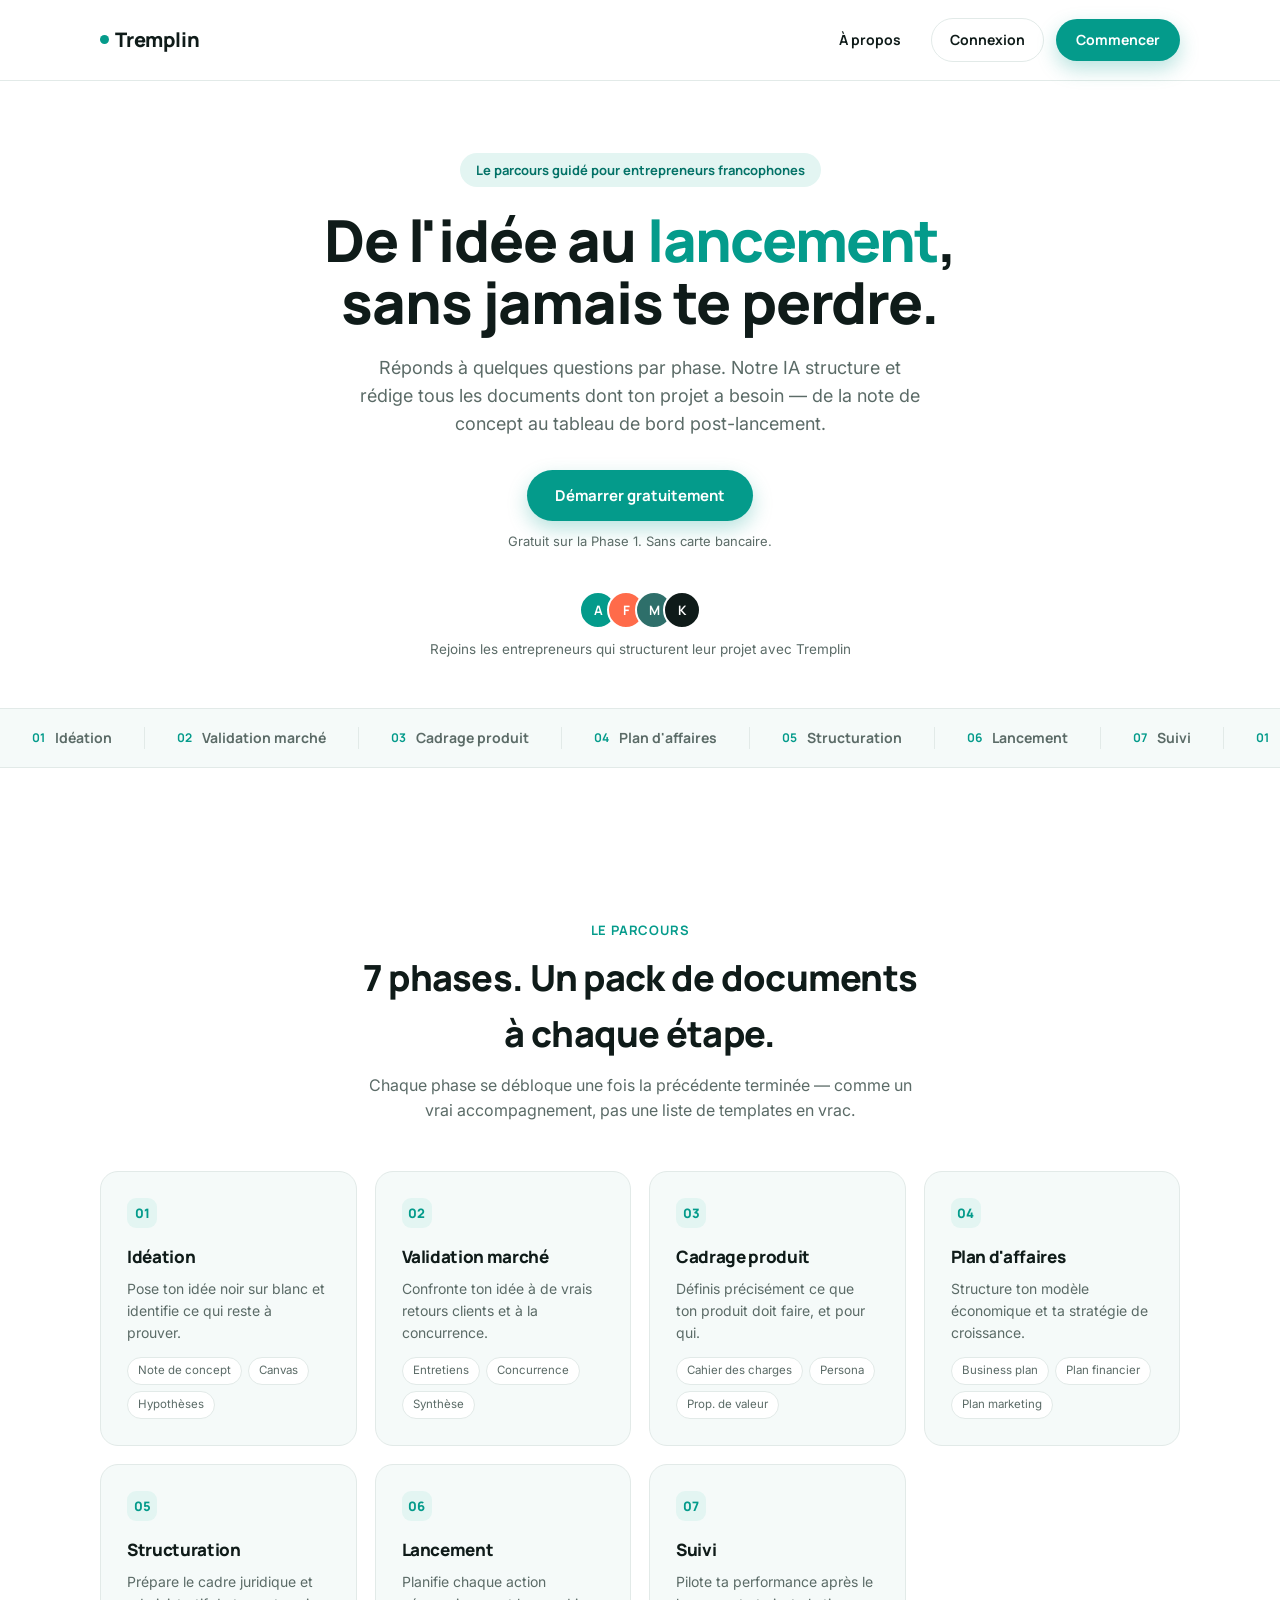
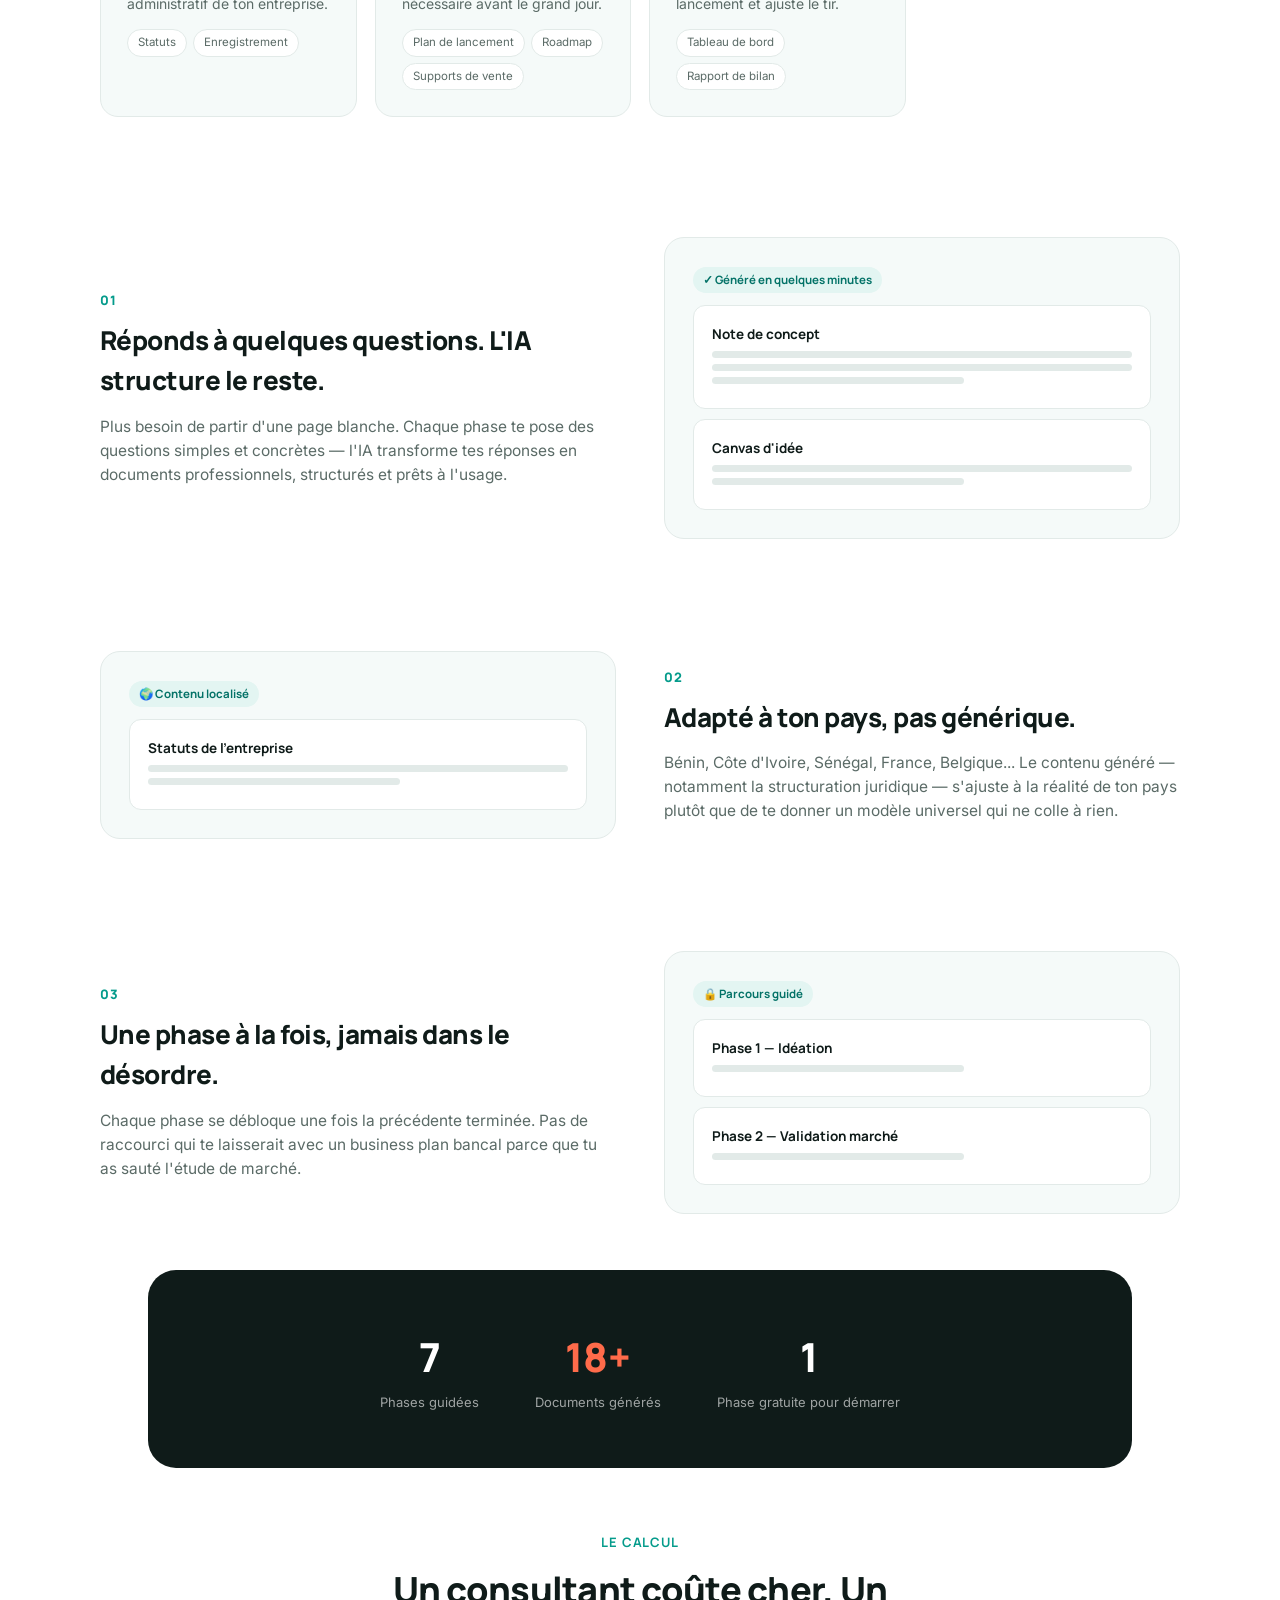
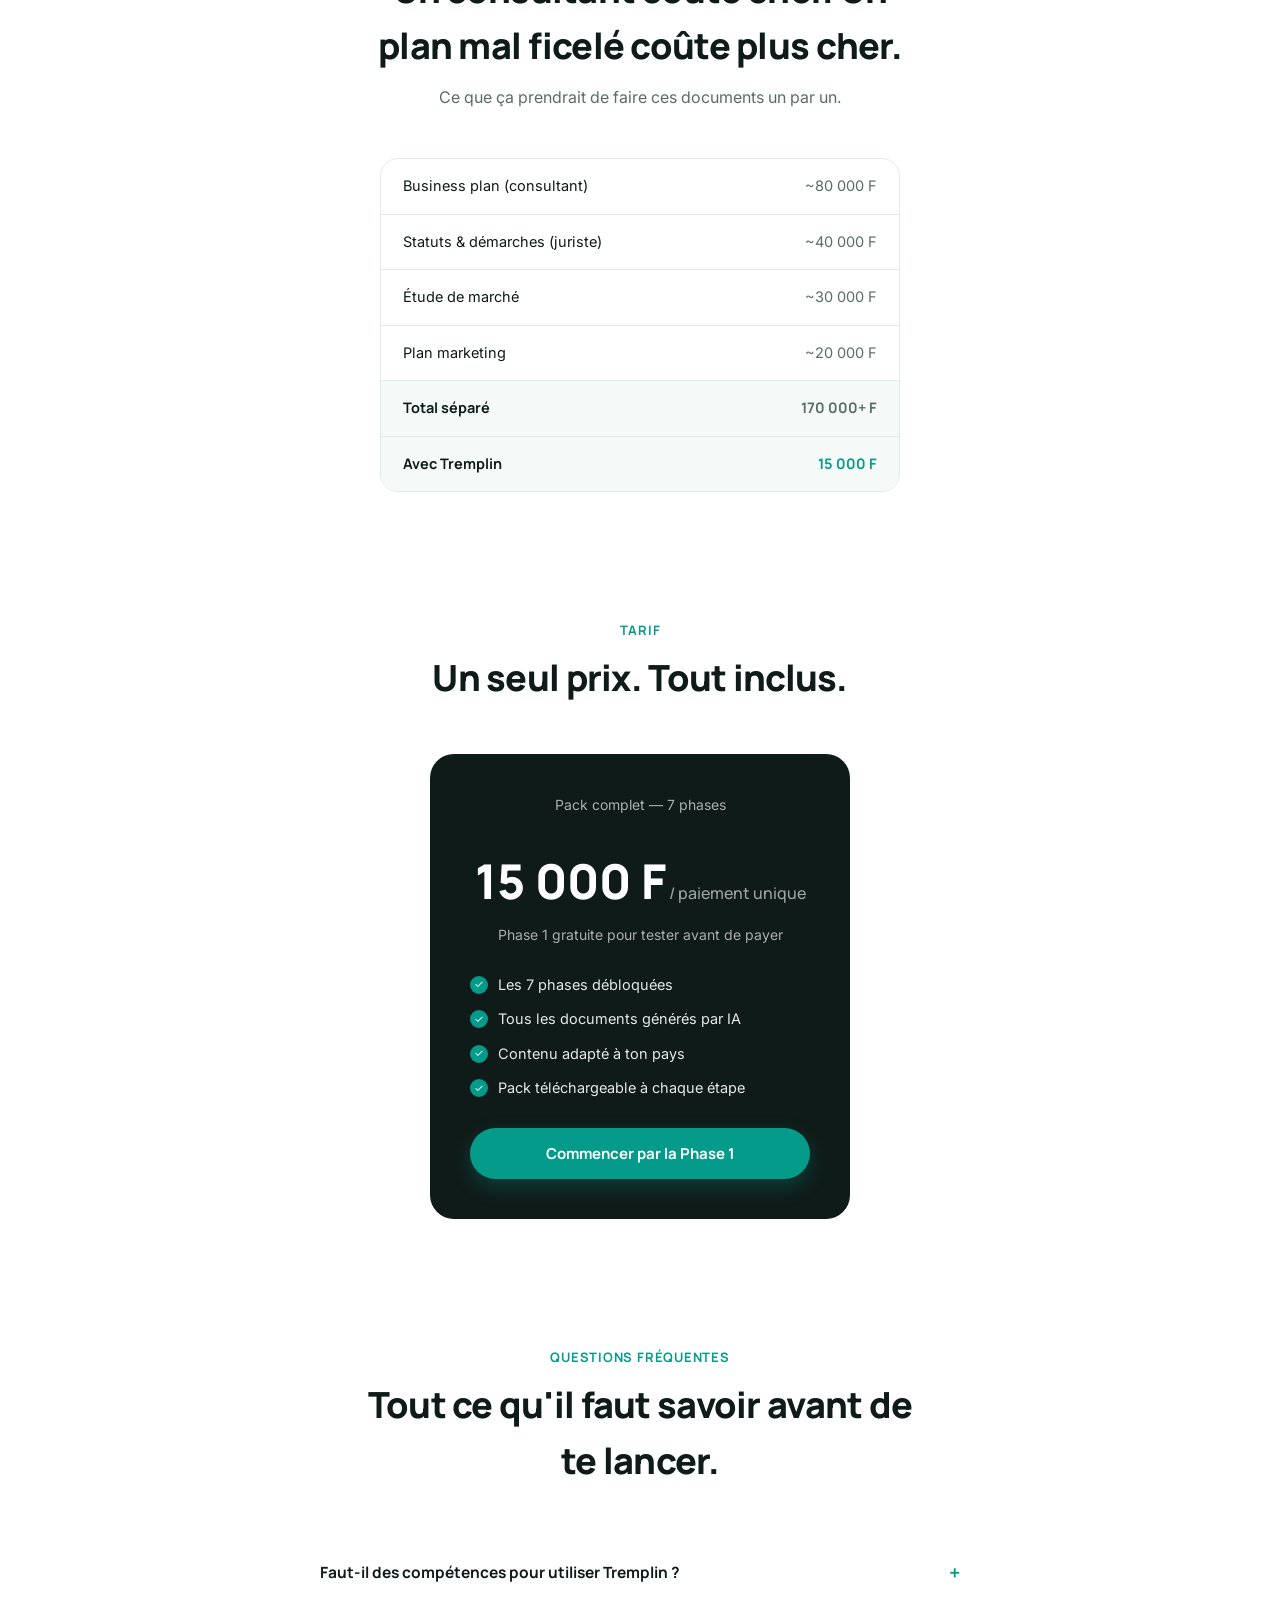
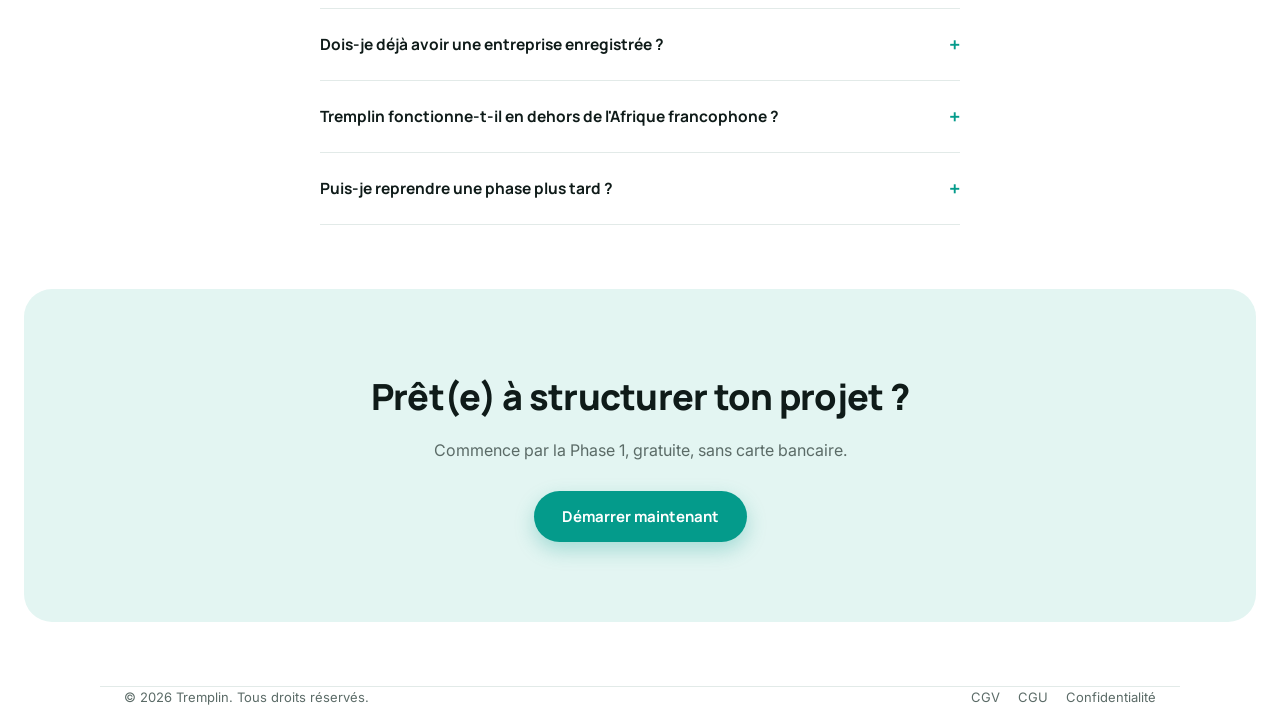
<file: index.html>
<!DOCTYPE html>
<html lang="fr">
<head>
<meta charset="UTF-8">
<meta name="viewport" content="width=device-width, initial-scale=1.0">
<title>Tremplin — De l'idée au lancement</title>
<link rel="stylesheet" href="css/marketing.css">
</head>
<body>

<header>
  <div class="container nav">
    <div class="logo"><span class="logo-dot"></span>Tremplin</div>
    <div class="nav-links">
      <a href="about.html" class="btn btn-ghost" style="border:none;">À propos</a>
      <a href="login.html" class="btn btn-ghost">Connexion</a>
      <a href="app.html" class="btn btn-primary">Commencer</a>
    </div>
  </div>
</header>

<section class="hero container">
  <div class="badge">Le parcours guidé pour entrepreneurs francophones</div>
  <h1>De l'idée au <span class="accent">lancement</span>, sans jamais te perdre.</h1>
  <p>Réponds à quelques questions par phase. Notre IA structure et rédige tous les documents dont ton projet a besoin — de la note de concept au tableau de bord post-lancement.</p>
  <div class="hero-cta">
    <a href="app.html" class="btn btn-primary">Démarrer gratuitement</a>
    <div class="hero-note">Gratuit sur la Phase 1. Sans carte bancaire.</div>
  </div>
  <div class="social-proof">
    <div class="avatar-row">
      <div class="avatar" style="background:#049B8B;">A</div>
      <div class="avatar" style="background:#FF6B4A;">F</div>
      <div class="avatar" style="background:#2E6F6A;">M</div>
      <div class="avatar" style="background:#0F1B19;">K</div>
    </div>
    <div class="social-proof-text">Rejoins les entrepreneurs qui structurent leur projet avec Tremplin</div>
  </div>
</section>

<div class="marquee-wrap">
  <div class="marquee" id="marquee"></div>
</div>

<section class="section container" id="phases">
  <div class="section-head">
    <div class="eyebrow">Le parcours</div>
    <h2>7 phases. Un pack de documents à chaque étape.</h2>
    <p>Chaque phase se débloque une fois la précédente terminée — comme un vrai accompagnement, pas une liste de templates en vrac.</p>
  </div>
  <div class="phase-grid" id="phaseGrid"></div>
</section>

<section class="container feature-block">
  <div class="feature-text">
    <div class="feature-num">01</div>
    <h2>Réponds à quelques questions. L'IA structure le reste.</h2>
    <p>Plus besoin de partir d'une page blanche. Chaque phase te pose des questions simples et concrètes — l'IA transforme tes réponses en documents professionnels, structurés et prêts à l'usage.</p>
  </div>
  <div class="feature-visual">
    <div class="mock-badge">✓ Généré en quelques minutes</div>
    <div class="mock-doc">
      <div class="mock-doc-title">Note de concept</div>
      <div class="mock-doc-line"></div>
      <div class="mock-doc-line"></div>
      <div class="mock-doc-line short"></div>
    </div>
    <div class="mock-doc">
      <div class="mock-doc-title">Canvas d'idée</div>
      <div class="mock-doc-line"></div>
      <div class="mock-doc-line short"></div>
    </div>
  </div>
</section>

<section class="container feature-block reverse">
  <div class="feature-text">
    <div class="feature-num">02</div>
    <h2>Adapté à ton pays, pas générique.</h2>
    <p>Bénin, Côte d'Ivoire, Sénégal, France, Belgique... Le contenu généré — notamment la structuration juridique — s'ajuste à la réalité de ton pays plutôt que de te donner un modèle universel qui ne colle à rien.</p>
  </div>
  <div class="feature-visual">
    <div class="mock-badge">🌍 Contenu localisé</div>
    <div class="mock-doc">
      <div class="mock-doc-title">Statuts de l'entreprise</div>
      <div class="mock-doc-line"></div>
      <div class="mock-doc-line short"></div>
    </div>
  </div>
</section>

<section class="container feature-block">
  <div class="feature-text">
    <div class="feature-num">03</div>
    <h2>Une phase à la fois, jamais dans le désordre.</h2>
    <p>Chaque phase se débloque une fois la précédente terminée. Pas de raccourci qui te laisserait avec un business plan bancal parce que tu as sauté l'étude de marché.</p>
  </div>
  <div class="feature-visual">
    <div class="mock-badge">🔒 Parcours guidé</div>
    <div class="mock-doc">
      <div class="mock-doc-title">Phase 1 — Idéation</div>
      <div class="mock-doc-line short"></div>
    </div>
    <div class="mock-doc">
      <div class="mock-doc-title">Phase 2 — Validation marché</div>
      <div class="mock-doc-line short"></div>
    </div>
  </div>
</section>

<div class="container">
  <div class="stats">
    <div class="stat"><div class="n">7</div><div class="l">Phases guidées</div></div>
    <div class="stat"><div class="n"><span class="accent">18+</span></div><div class="l">Documents générés</div></div>
    <div class="stat"><div class="n">1</div><div class="l">Phase gratuite pour démarrer</div></div>
  </div>
</div>

<section class="section container">
  <div class="section-head">
    <div class="eyebrow">Le calcul</div>
    <h2>Un consultant coûte cher. Un plan mal ficelé coûte plus cher.</h2>
    <p>Ce que ça prendrait de faire ces documents un par un.</p>
  </div>
  <div class="compare">
    <div class="compare-row"><span>Business plan (consultant)</span><span class="cost">~80 000 F</span></div>
    <div class="compare-row"><span>Statuts & démarches (juriste)</span><span class="cost">~40 000 F</span></div>
    <div class="compare-row"><span>Étude de marché</span><span class="cost">~30 000 F</span></div>
    <div class="compare-row"><span>Plan marketing</span><span class="cost">~20 000 F</span></div>
    <div class="compare-row total"><span>Total séparé</span><span class="cost">170 000+ F</span></div>
    <div class="compare-row total highlight"><span>Avec Tremplin</span><span class="cost">15 000 F</span></div>
  </div>
</section>

<section class="section container" id="pricing">
  <div class="section-head">
    <div class="eyebrow">Tarif</div>
    <h2>Un seul prix. Tout inclus.</h2>
  </div>
  <div class="pricing-card">
    <div class="desc">Pack complet — 7 phases</div>
    <div class="price">15 000 F<span> / paiement unique</span></div>
    <div class="desc">Phase 1 gratuite pour tester avant de payer</div>
    <ul class="pricing-features">
      <li><span class="check">✓</span> Les 7 phases débloquées</li>
      <li><span class="check">✓</span> Tous les documents générés par IA</li>
      <li><span class="check">✓</span> Contenu adapté à ton pays</li>
      <li><span class="check">✓</span> Pack téléchargeable à chaque étape</li>
    </ul>
    <a href="app.html" class="btn btn-primary btn-block">Commencer par la Phase 1</a>
  </div>
</section>

<section class="section container">
  <div class="section-head">
    <div class="eyebrow">Questions fréquentes</div>
    <h2>Tout ce qu'il faut savoir avant de te lancer.</h2>
  </div>
  <div class="faq" id="faq"></div>
</section>

<div class="final-cta">
  <h2>Prêt(e) à structurer ton projet ?</h2>
  <p>Commence par la Phase 1, gratuite, sans carte bancaire.</p>
  <a href="app.html" class="btn btn-primary">Démarrer maintenant</a>
</div>

<footer class="container">
  <div class="footer-row">
    <div>© 2026 Tremplin. Tous droits réservés.</div>
    <div class="footer-links">
      <a href="cgv.html">CGV</a><a href="cgu.html">CGU</a><a href="confidentialite.html">Confidentialité</a>
    </div>
  </div>
</footer>

<script>
const PHASES_PREVIEW = [
  {n:'01', title:'Idéation', desc:'Pose ton idée noir sur blanc et identifie ce qui reste à prouver.', docs:['Note de concept','Canvas','Hypothèses']},
  {n:'02', title:'Validation marché', desc:'Confronte ton idée à de vrais retours clients et à la concurrence.', docs:['Entretiens','Concurrence','Synthèse']},
  {n:'03', title:'Cadrage produit', desc:'Définis précisément ce que ton produit doit faire, et pour qui.', docs:['Cahier des charges','Persona','Prop. de valeur']},
  {n:'04', title:"Plan d'affaires", desc:'Structure ton modèle économique et ta stratégie de croissance.', docs:['Business plan','Plan financier','Plan marketing']},
  {n:'05', title:'Structuration', desc:'Prépare le cadre juridique et administratif de ton entreprise.', docs:['Statuts','Enregistrement']},
  {n:'06', title:'Lancement', desc:'Planifie chaque action nécessaire avant le grand jour.', docs:['Plan de lancement','Roadmap','Supports de vente']},
  {n:'07', title:'Suivi', desc:"Pilote ta performance après le lancement et ajuste le tir.", docs:['Tableau de bord','Rapport de bilan']},
];

document.getElementById('phaseGrid').innerHTML = PHASES_PREVIEW.map(p => `
  <div class="phase-card">
    <div class="phase-num">${p.n}</div>
    <h3>${p.title}</h3>
    <p>${p.desc}</p>
    <div class="doc-tags">${p.docs.map(d=>`<span class="doc-tag">${d}</span>`).join('')}</div>
  </div>
`).join('');

const marqueeItems = PHASES_PREVIEW.map(p => `<div class="marquee-item"><span class="num">${p.n}</span>${p.title}</div>`).join('');
document.getElementById('marquee').innerHTML = marqueeItems + marqueeItems;

const FAQ = [
  {q:'Faut-il des compétences pour utiliser Tremplin ?', a:"Aucune. Tu réponds à des questions simples en français, l'IA se charge de structurer et rédiger les documents."},
  {q:"Dois-je déjà avoir une entreprise enregistrée ?", a:"Non, Tremplin t'accompagne justement depuis l'idée, avant toute création formelle."},
  {q:'Tremplin fonctionne-t-il en dehors de l\'Afrique francophone ?', a:"Oui. Tu choisis ton pays au départ, et le contenu généré s'adapte en conséquence — Afrique francophone comme Europe."},
  {q:'Puis-je reprendre une phase plus tard ?', a:"Oui, tes réponses restent modifiables tant que tu n'as pas généré les documents finaux de la phase."},
];
document.getElementById('faq').innerHTML = FAQ.map((f,i) => `
  <div class="faq-item" tabindex="0" role="button" aria-expanded="false" onclick="toggleFaq(this)" onkeydown="if(event.key==='Enter'||event.key===' '){event.preventDefault();toggleFaq(this);}">
    <div class="faq-q"><span>${f.q}</span><span class="plus">+</span></div>
    <div class="faq-a">${f.a}</div>
  </div>
`).join('');

function toggleFaq(el){
  const isOpen = el.classList.toggle('open');
  el.setAttribute('aria-expanded', isOpen ? 'true' : 'false');
}
</script>

</body>
</html>
</file>
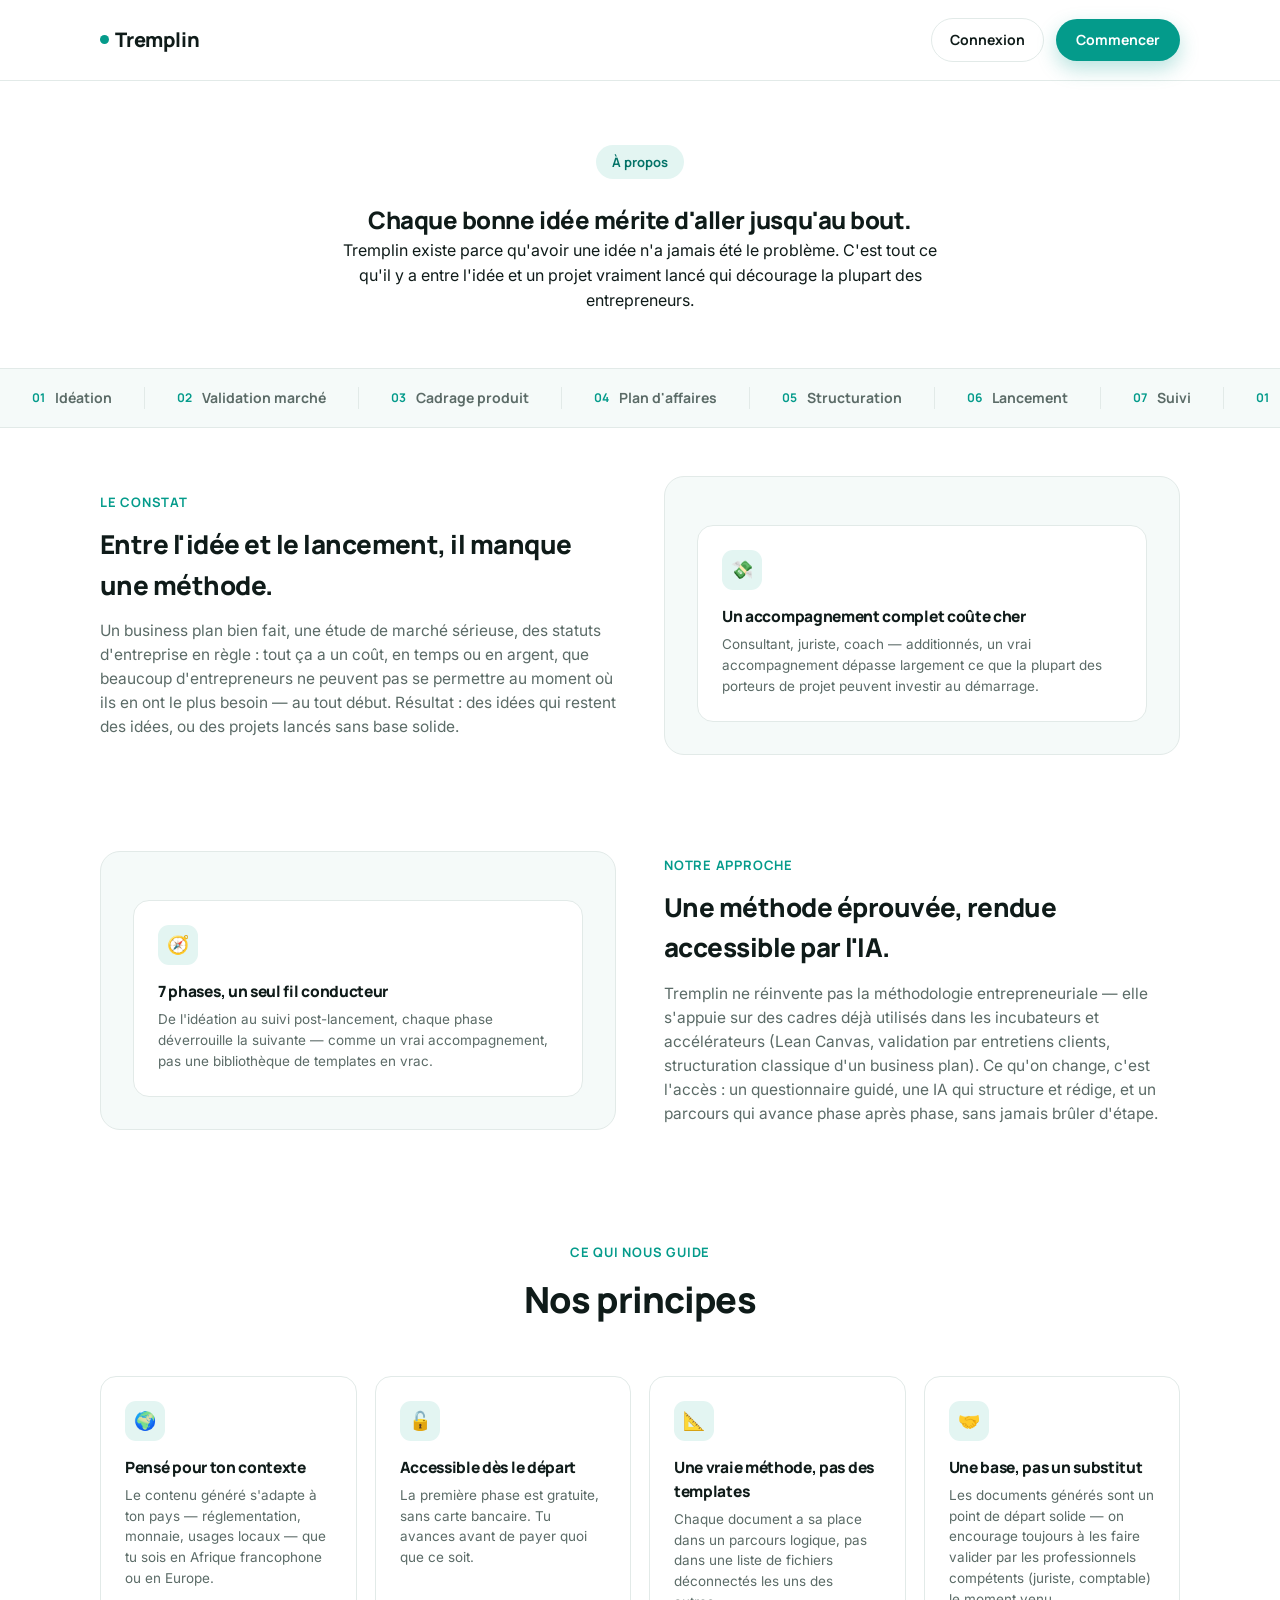
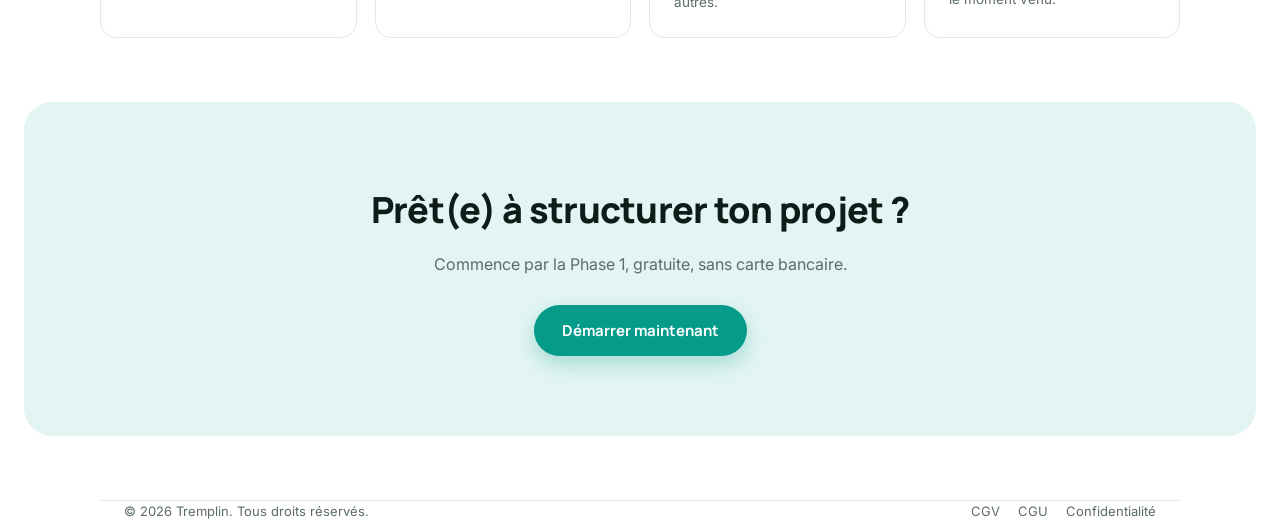
<file: about.html>
<!DOCTYPE html>
<html lang="fr">
<head>
<meta charset="UTF-8">
<meta name="viewport" content="width=device-width, initial-scale=1.0">
<title>À propos — Tremplin</title>
<link rel="stylesheet" href="css/marketing.css">
</head>
<body>

<header>
  <div class="container nav">
    <a href="home.html" class="logo"><span class="logo-dot"></span>Tremplin</a>
    <div class="nav-links">
      <a href="login.html" class="btn btn-ghost">Connexion</a>
      <a href="signup.html" class="btn btn-primary">Commencer</a>
    </div>
  </div>
</header>

<section class="about-hero container">
  <div class="badge">À propos</div>
  <h1>Chaque bonne idée mérite d'aller jusqu'au bout.</h1>
  <p>Tremplin existe parce qu'avoir une idée n'a jamais été le problème. C'est tout ce qu'il y a entre l'idée et un projet vraiment lancé qui décourage la plupart des entrepreneurs.</p>
</section>

<div class="marquee-wrap" style="margin-bottom:0;">
  <div class="marquee" id="marquee"></div>
</div>

<section class="container about-block">
  <div class="about-text">
    <div class="eyebrow">Le constat</div>
    <h2>Entre l'idée et le lancement, il manque une méthode.</h2>
    <p>Un business plan bien fait, une étude de marché sérieuse, des statuts d'entreprise en règle : tout ça a un coût, en temps ou en argent, que beaucoup d'entrepreneurs ne peuvent pas se permettre au moment où ils en ont le plus besoin — au tout début. Résultat : des idées qui restent des idées, ou des projets lancés sans base solide.</p>
  </div>
  <div class="about-visual">
    <div class="value-grid" style="grid-template-columns:1fr;">
      <div class="value-card">
        <div class="icon">💸</div>
        <h3>Un accompagnement complet coûte cher</h3>
        <p>Consultant, juriste, coach — additionnés, un vrai accompagnement dépasse largement ce que la plupart des porteurs de projet peuvent investir au démarrage.</p>
      </div>
    </div>
  </div>
</section>

<section class="container about-block reverse">
  <div class="about-text">
    <div class="eyebrow">Notre approche</div>
    <h2>Une méthode éprouvée, rendue accessible par l'IA.</h2>
    <p>Tremplin ne réinvente pas la méthodologie entrepreneuriale — elle s'appuie sur des cadres déjà utilisés dans les incubateurs et accélérateurs (Lean Canvas, validation par entretiens clients, structuration classique d'un business plan). Ce qu'on change, c'est l'accès : un questionnaire guidé, une IA qui structure et rédige, et un parcours qui avance phase après phase, sans jamais brûler d'étape.</p>
  </div>
  <div class="about-visual">
    <div class="value-grid" style="grid-template-columns:1fr;">
      <div class="value-card">
        <div class="icon">🧭</div>
        <h3>7 phases, un seul fil conducteur</h3>
        <p>De l'idéation au suivi post-lancement, chaque phase déverrouille la suivante — comme un vrai accompagnement, pas une bibliothèque de templates en vrac.</p>
      </div>
    </div>
  </div>
</section>

<section class="section container">
  <div class="section-head">
    <div class="eyebrow">Ce qui nous guide</div>
    <h2>Nos principes</h2>
  </div>
  <div class="value-grid">
    <div class="value-card">
      <div class="icon">🌍</div>
      <h3>Pensé pour ton contexte</h3>
      <p>Le contenu généré s'adapte à ton pays — réglementation, monnaie, usages locaux — que tu sois en Afrique francophone ou en Europe.</p>
    </div>
    <div class="value-card">
      <div class="icon">🔓</div>
      <h3>Accessible dès le départ</h3>
      <p>La première phase est gratuite, sans carte bancaire. Tu avances avant de payer quoi que ce soit.</p>
    </div>
    <div class="value-card">
      <div class="icon">📐</div>
      <h3>Une vraie méthode, pas des templates</h3>
      <p>Chaque document a sa place dans un parcours logique, pas dans une liste de fichiers déconnectés les uns des autres.</p>
    </div>
    <div class="value-card">
      <div class="icon">🤝</div>
      <h3>Une base, pas un substitut</h3>
      <p>Les documents générés sont un point de départ solide — on encourage toujours à les faire valider par les professionnels compétents (juriste, comptable) le moment venu.</p>
    </div>
  </div>
</section>

<div class="final-cta">
  <h2>Prêt(e) à structurer ton projet ?</h2>
  <p>Commence par la Phase 1, gratuite, sans carte bancaire.</p>
  <a href="signup.html" class="btn btn-primary">Démarrer maintenant</a>
</div>

<footer class="container">
  <div class="footer-row">
    <div>© 2026 Tremplin. Tous droits réservés.</div>
    <div class="footer-links">
      <a href="cgv.html">CGV</a><a href="cgu.html">CGU</a><a href="confidentialite.html">Confidentialité</a>
    </div>
  </div>
</footer>

<script>
const PHASES_PREVIEW = [
  {n:'01', title:'Idéation'}, {n:'02', title:'Validation marché'}, {n:'03', title:'Cadrage produit'},
  {n:'04', title:"Plan d'affaires"}, {n:'05', title:'Structuration'}, {n:'06', title:'Lancement'}, {n:'07', title:'Suivi'},
];
const items = PHASES_PREVIEW.map(p => `<div class="marquee-item"><span class="num">${p.n}</span>${p.title}</div>`).join('');
document.getElementById('marquee').innerHTML = items + items;
</script>

</body>
</html>
</file>
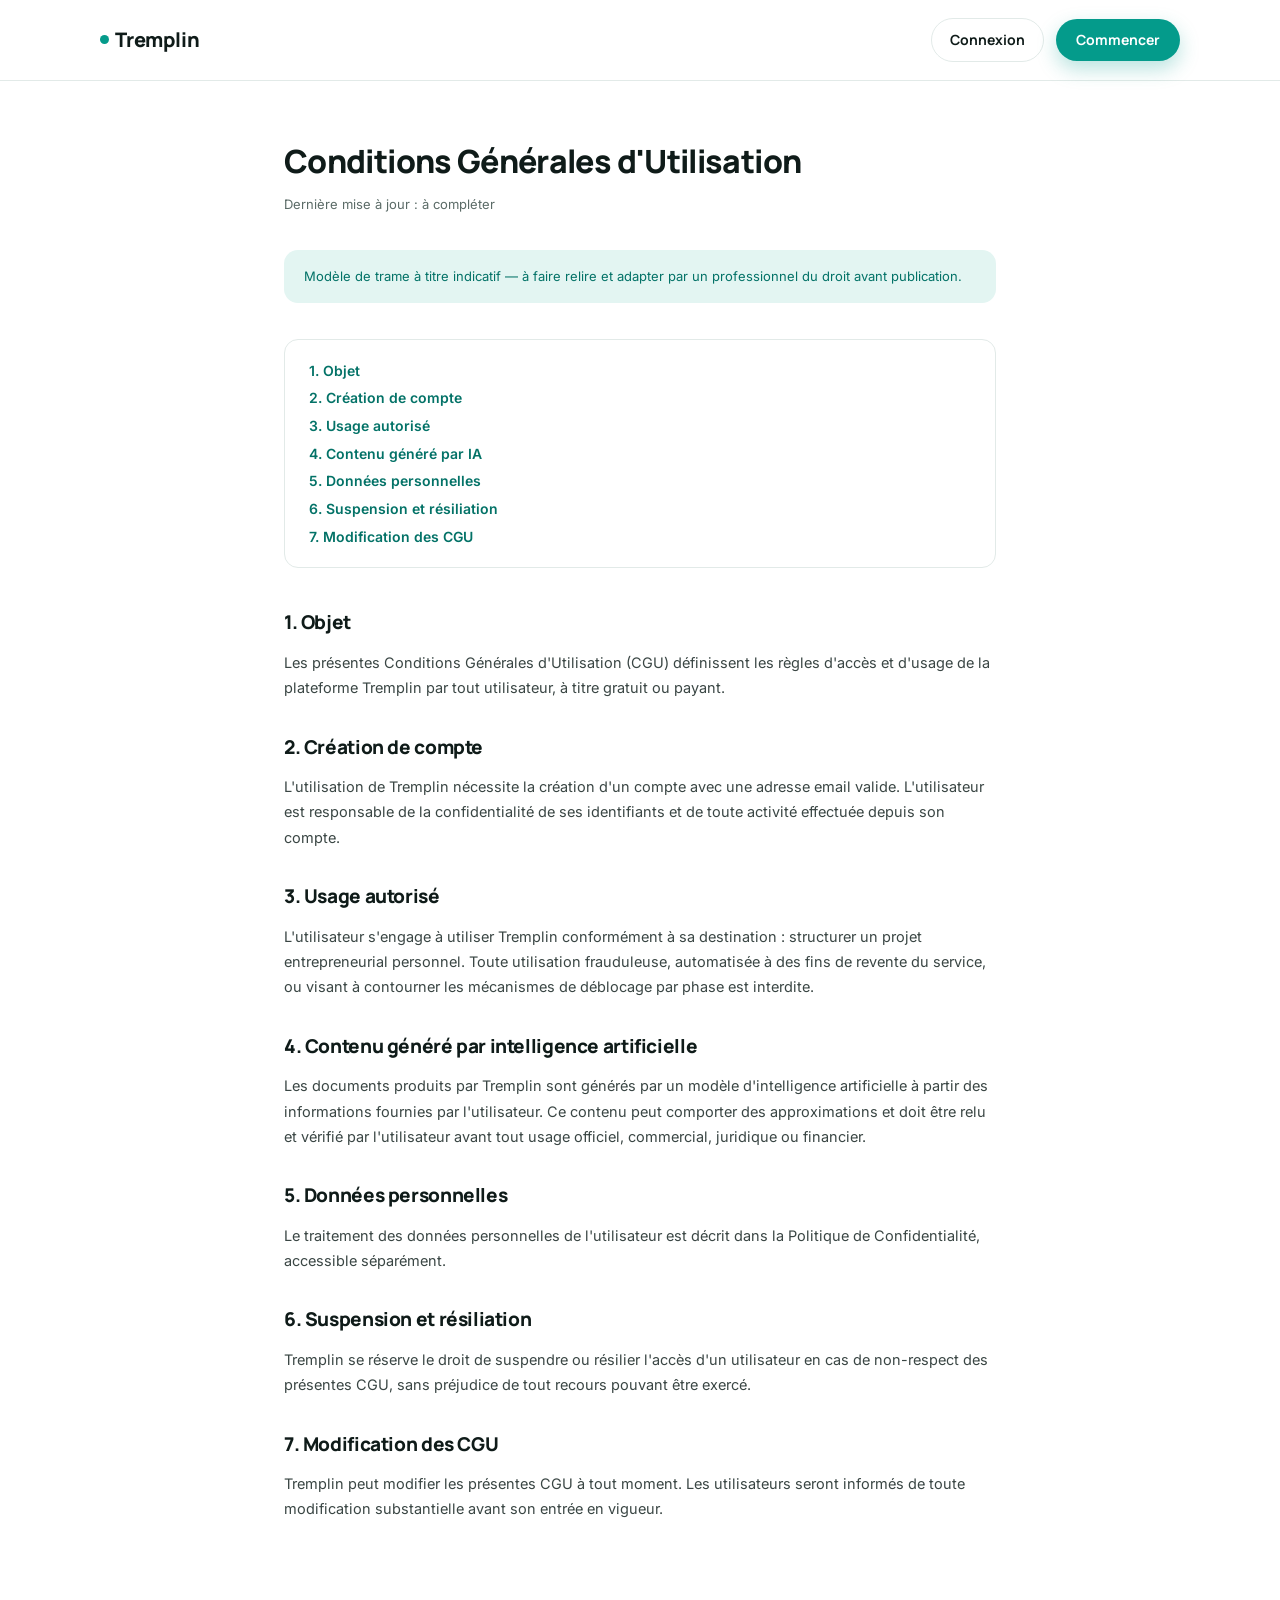
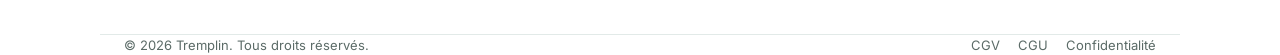
<file: cgu.html>
<!DOCTYPE html>
<html lang="fr">
<head>
<meta charset="UTF-8">
<meta name="viewport" content="width=device-width, initial-scale=1.0">
<title>Conditions Générales d'Utilisation — Tremplin</title>
<link rel="stylesheet" href="css/marketing.css">
</head>
<body>

<header>
  <div class="container nav">
    <a href="home.html" class="logo"><span class="logo-dot"></span>Tremplin</a>
    <div class="nav-links">
      <a href="login.html" class="btn btn-ghost">Connexion</a>
      <a href="signup.html" class="btn btn-primary">Commencer</a>
    </div>
  </div>
</header>

<div class="legal-wrap">
  <div class="container">
    <h1 style="font-size:32px;margin-bottom:8px;">Conditions Générales d'Utilisation</h1>
    <div class="legal-updated">Dernière mise à jour : à compléter</div>

    <div class="legal-disclaimer">
      Modèle de trame à titre indicatif — à faire relire et adapter par un professionnel du droit avant publication.
    </div>

    <div class="legal-toc">
      <a href="#objet">1. Objet</a>
      <a href="#compte">2. Création de compte</a>
      <a href="#usage">3. Usage autorisé</a>
      <a href="#ia">4. Contenu généré par IA</a>
      <a href="#donnees">5. Données personnelles</a>
      <a href="#suspension">6. Suspension et résiliation</a>
      <a href="#modification">7. Modification des CGU</a>
    </div>

    <div class="legal-section" id="objet">
      <h2>1. Objet</h2>
      <p>Les présentes Conditions Générales d'Utilisation (CGU) définissent les règles d'accès et d'usage de la plateforme Tremplin par tout utilisateur, à titre gratuit ou payant.</p>
    </div>

    <div class="legal-section" id="compte">
      <h2>2. Création de compte</h2>
      <p>L'utilisation de Tremplin nécessite la création d'un compte avec une adresse email valide. L'utilisateur est responsable de la confidentialité de ses identifiants et de toute activité effectuée depuis son compte.</p>
    </div>

    <div class="legal-section" id="usage">
      <h2>3. Usage autorisé</h2>
      <p>L'utilisateur s'engage à utiliser Tremplin conformément à sa destination : structurer un projet entrepreneurial personnel. Toute utilisation frauduleuse, automatisée à des fins de revente du service, ou visant à contourner les mécanismes de déblocage par phase est interdite.</p>
    </div>

    <div class="legal-section" id="ia">
      <h2>4. Contenu généré par intelligence artificielle</h2>
      <p>Les documents produits par Tremplin sont générés par un modèle d'intelligence artificielle à partir des informations fournies par l'utilisateur. Ce contenu peut comporter des approximations et doit être relu et vérifié par l'utilisateur avant tout usage officiel, commercial, juridique ou financier.</p>
    </div>

    <div class="legal-section" id="donnees">
      <h2>5. Données personnelles</h2>
      <p>Le traitement des données personnelles de l'utilisateur est décrit dans la Politique de Confidentialité, accessible séparément.</p>
    </div>

    <div class="legal-section" id="suspension">
      <h2>6. Suspension et résiliation</h2>
      <p>Tremplin se réserve le droit de suspendre ou résilier l'accès d'un utilisateur en cas de non-respect des présentes CGU, sans préjudice de tout recours pouvant être exercé.</p>
    </div>

    <div class="legal-section" id="modification">
      <h2>7. Modification des CGU</h2>
      <p>Tremplin peut modifier les présentes CGU à tout moment. Les utilisateurs seront informés de toute modification substantielle avant son entrée en vigueur.</p>
    </div>
  </div>
</div>

<footer class="container">
  <div class="footer-row">
    <div>© 2026 Tremplin. Tous droits réservés.</div>
    <div class="footer-links">
      <a href="cgv.html">CGV</a><a href="cgu.html">CGU</a><a href="confidentialite.html">Confidentialité</a>
    </div>
  </div>
</footer>

</body>
</html>
</file>
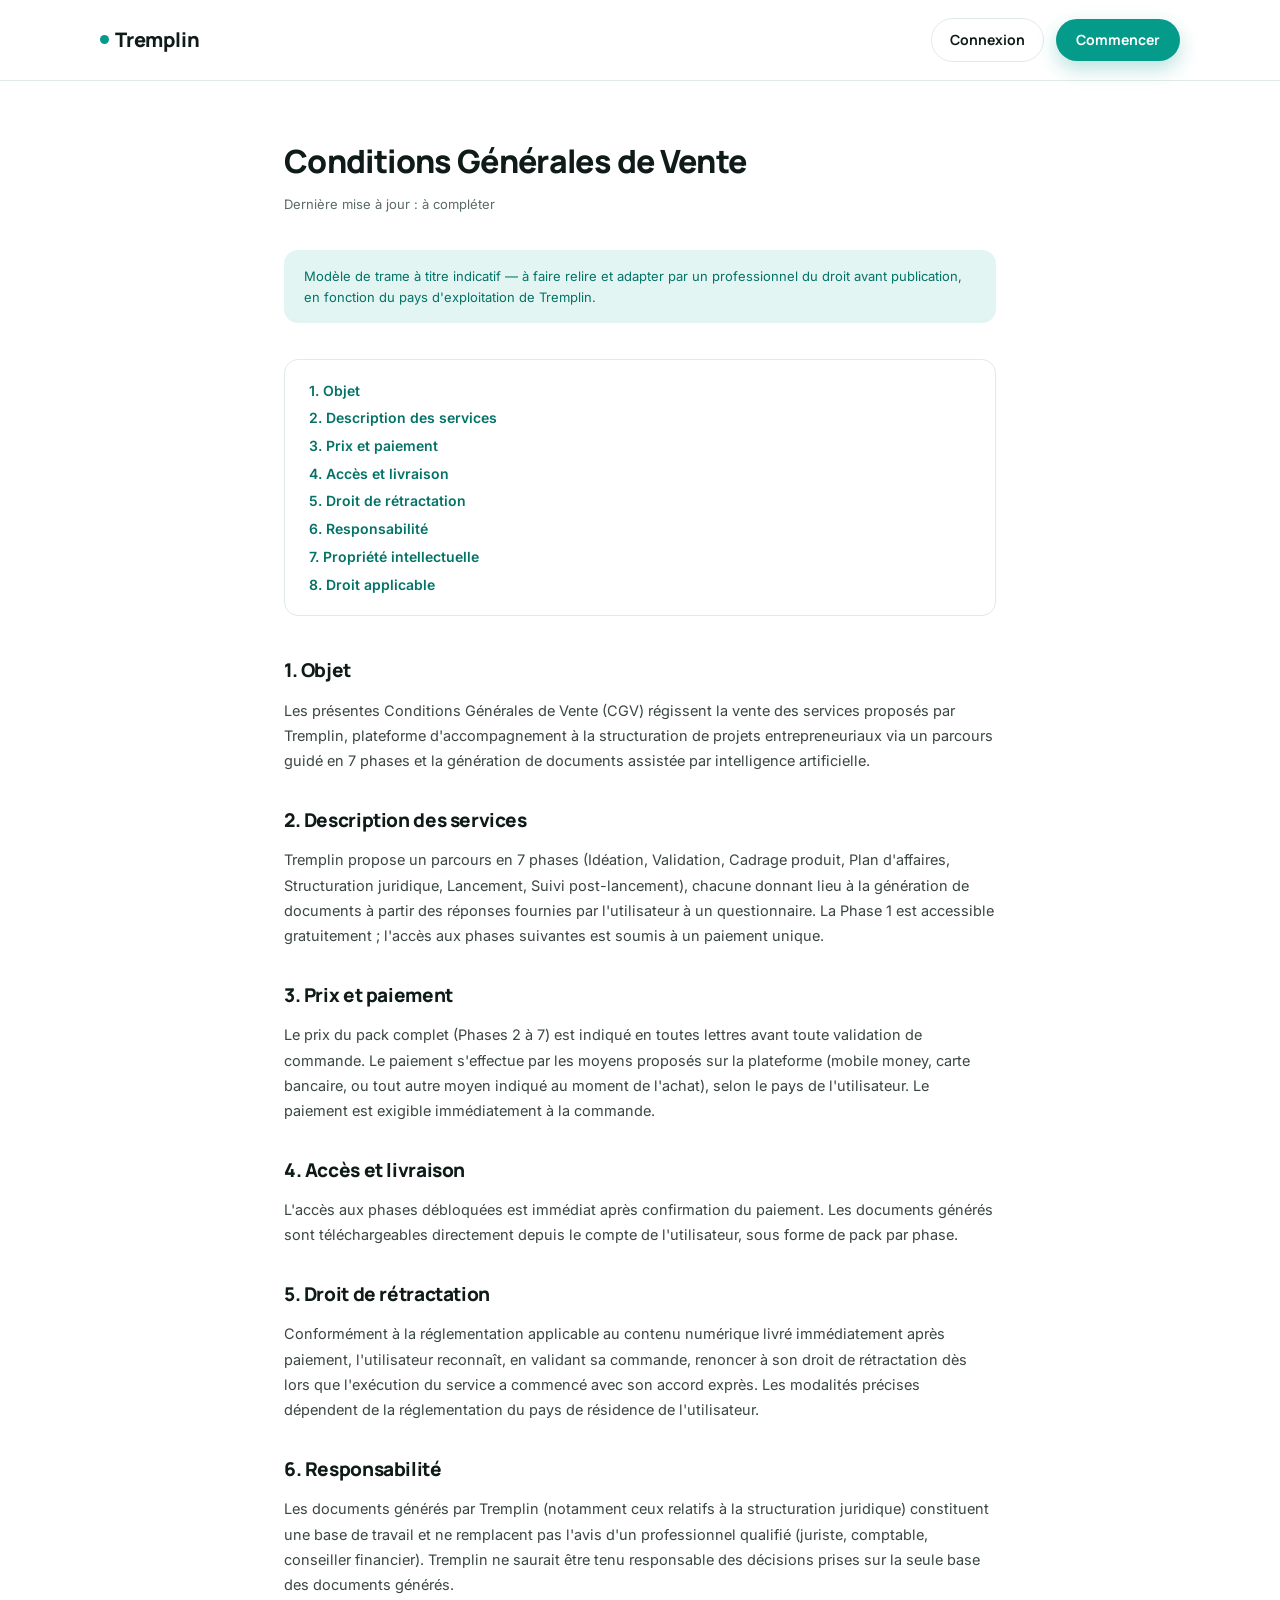
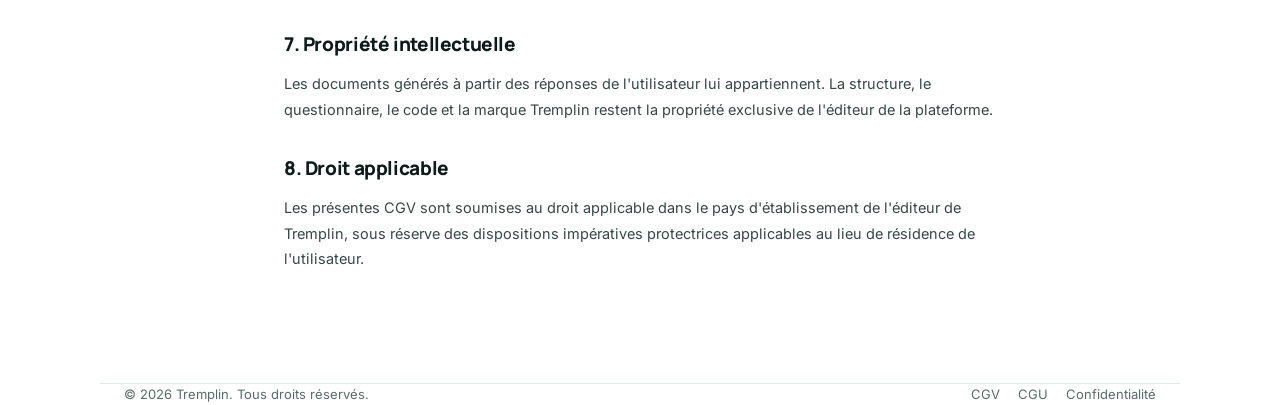
<file: cgv.html>
<!DOCTYPE html>
<html lang="fr">
<head>
<meta charset="UTF-8">
<meta name="viewport" content="width=device-width, initial-scale=1.0">
<title>Conditions Générales de Vente — Tremplin</title>
<link rel="stylesheet" href="css/marketing.css">
</head>
<body>

<header>
  <div class="container nav">
    <a href="home.html" class="logo"><span class="logo-dot"></span>Tremplin</a>
    <div class="nav-links">
      <a href="login.html" class="btn btn-ghost">Connexion</a>
      <a href="signup.html" class="btn btn-primary">Commencer</a>
    </div>
  </div>
</header>

<div class="legal-wrap">
  <div class="container">
    <h1 style="font-size:32px;margin-bottom:8px;">Conditions Générales de Vente</h1>
    <div class="legal-updated">Dernière mise à jour : à compléter</div>

    <div class="legal-disclaimer">
      Modèle de trame à titre indicatif — à faire relire et adapter par un professionnel du droit avant publication, en fonction du pays d'exploitation de Tremplin.
    </div>

    <div class="legal-toc">
      <a href="#objet">1. Objet</a>
      <a href="#services">2. Description des services</a>
      <a href="#prix">3. Prix et paiement</a>
      <a href="#acces">4. Accès et livraison</a>
      <a href="#retractation">5. Droit de rétractation</a>
      <a href="#responsabilite">6. Responsabilité</a>
      <a href="#propriete">7. Propriété intellectuelle</a>
      <a href="#droit">8. Droit applicable</a>
    </div>

    <div class="legal-section" id="objet">
      <h2>1. Objet</h2>
      <p>Les présentes Conditions Générales de Vente (CGV) régissent la vente des services proposés par Tremplin, plateforme d'accompagnement à la structuration de projets entrepreneuriaux via un parcours guidé en 7 phases et la génération de documents assistée par intelligence artificielle.</p>
    </div>

    <div class="legal-section" id="services">
      <h2>2. Description des services</h2>
      <p>Tremplin propose un parcours en 7 phases (Idéation, Validation, Cadrage produit, Plan d'affaires, Structuration juridique, Lancement, Suivi post-lancement), chacune donnant lieu à la génération de documents à partir des réponses fournies par l'utilisateur à un questionnaire. La Phase 1 est accessible gratuitement ; l'accès aux phases suivantes est soumis à un paiement unique.</p>
    </div>

    <div class="legal-section" id="prix">
      <h2>3. Prix et paiement</h2>
      <p>Le prix du pack complet (Phases 2 à 7) est indiqué en toutes lettres avant toute validation de commande. Le paiement s'effectue par les moyens proposés sur la plateforme (mobile money, carte bancaire, ou tout autre moyen indiqué au moment de l'achat), selon le pays de l'utilisateur. Le paiement est exigible immédiatement à la commande.</p>
    </div>

    <div class="legal-section" id="acces">
      <h2>4. Accès et livraison</h2>
      <p>L'accès aux phases débloquées est immédiat après confirmation du paiement. Les documents générés sont téléchargeables directement depuis le compte de l'utilisateur, sous forme de pack par phase.</p>
    </div>

    <div class="legal-section" id="retractation">
      <h2>5. Droit de rétractation</h2>
      <p>Conformément à la réglementation applicable au contenu numérique livré immédiatement après paiement, l'utilisateur reconnaît, en validant sa commande, renoncer à son droit de rétractation dès lors que l'exécution du service a commencé avec son accord exprès. Les modalités précises dépendent de la réglementation du pays de résidence de l'utilisateur.</p>
    </div>

    <div class="legal-section" id="responsabilite">
      <h2>6. Responsabilité</h2>
      <p>Les documents générés par Tremplin (notamment ceux relatifs à la structuration juridique) constituent une base de travail et ne remplacent pas l'avis d'un professionnel qualifié (juriste, comptable, conseiller financier). Tremplin ne saurait être tenu responsable des décisions prises sur la seule base des documents générés.</p>
    </div>

    <div class="legal-section" id="propriete">
      <h2>7. Propriété intellectuelle</h2>
      <p>Les documents générés à partir des réponses de l'utilisateur lui appartiennent. La structure, le questionnaire, le code et la marque Tremplin restent la propriété exclusive de l'éditeur de la plateforme.</p>
    </div>

    <div class="legal-section" id="droit">
      <h2>8. Droit applicable</h2>
      <p>Les présentes CGV sont soumises au droit applicable dans le pays d'établissement de l'éditeur de Tremplin, sous réserve des dispositions impératives protectrices applicables au lieu de résidence de l'utilisateur.</p>
    </div>
  </div>
</div>

<footer class="container">
  <div class="footer-row">
    <div>© 2026 Tremplin. Tous droits réservés.</div>
    <div class="footer-links">
      <a href="cgv.html">CGV</a><a href="cgu.html">CGU</a><a href="confidentialite.html">Confidentialité</a>
    </div>
  </div>
</footer>

</body>
</html>
</file>
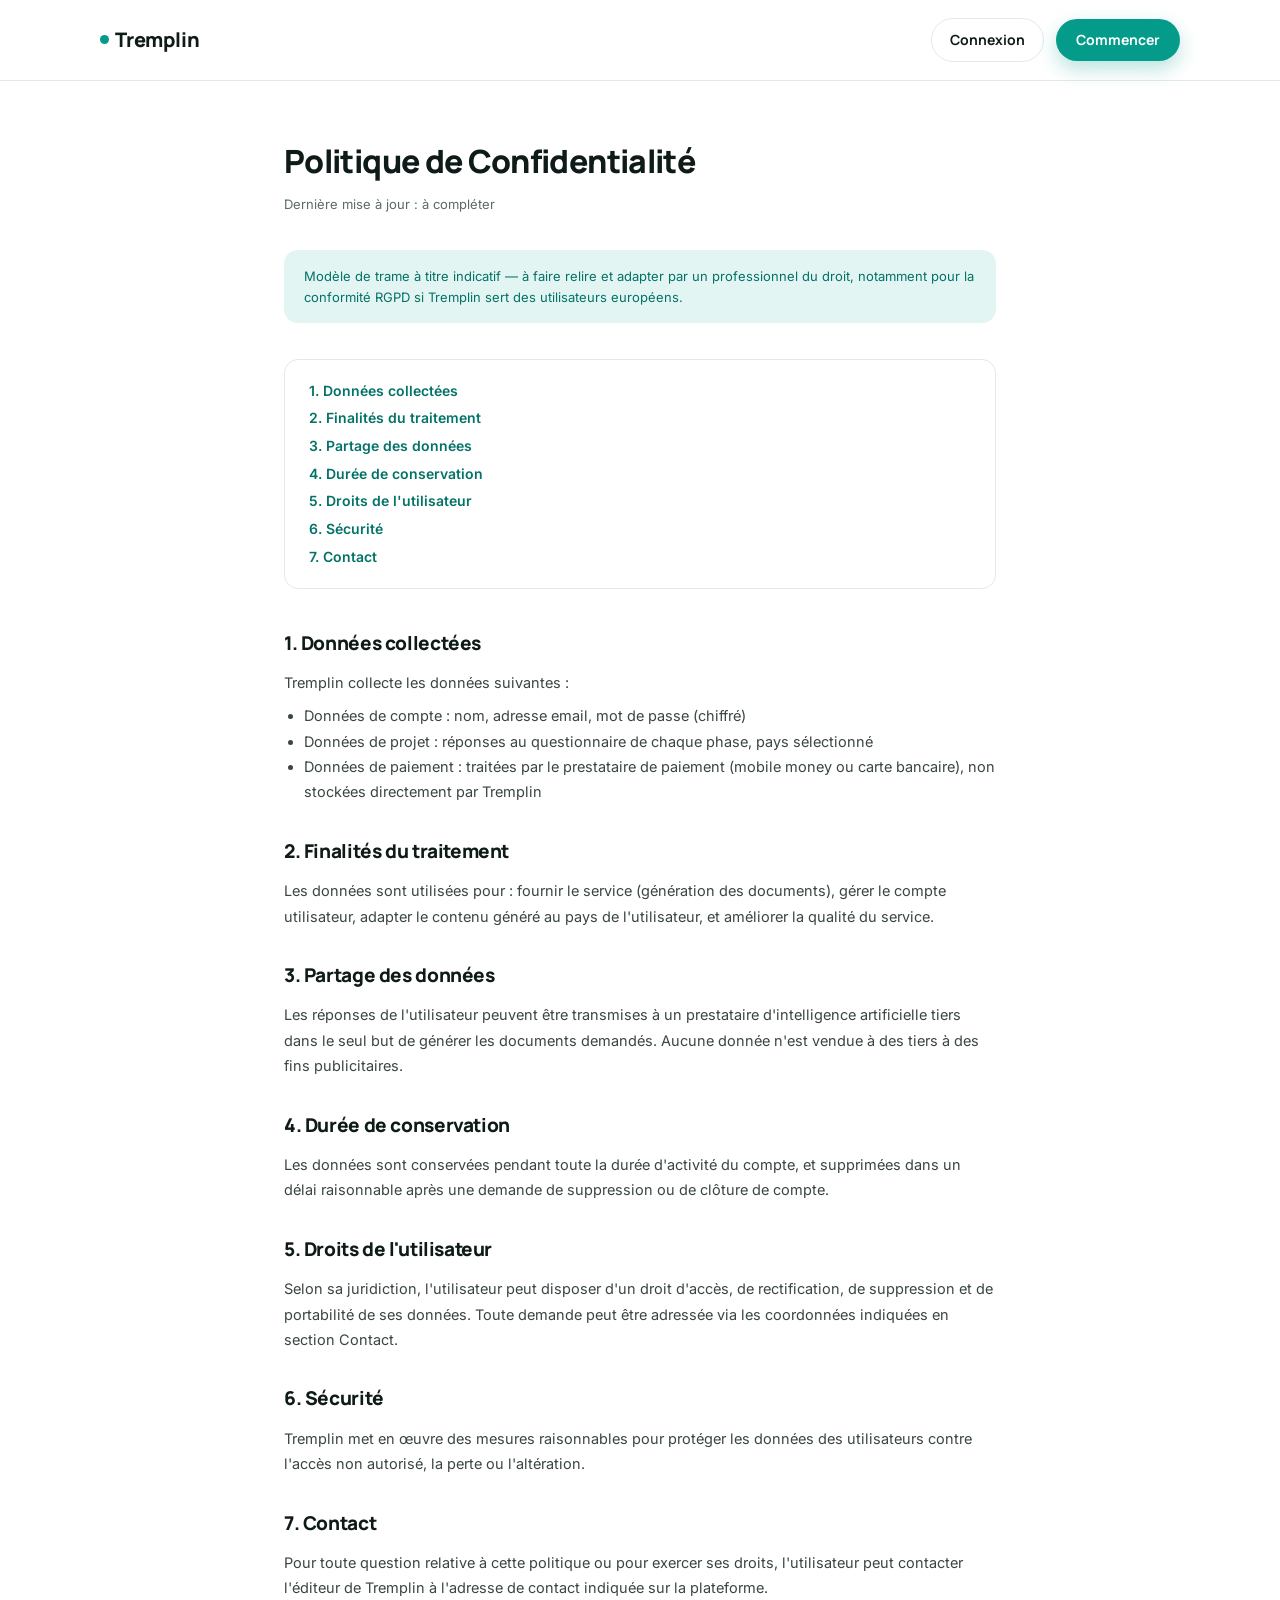
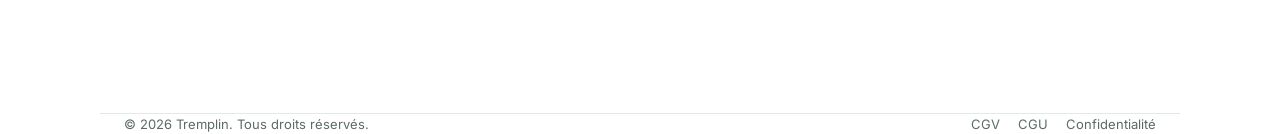
<file: confidentialite.html>
<!DOCTYPE html>
<html lang="fr">
<head>
<meta charset="UTF-8">
<meta name="viewport" content="width=device-width, initial-scale=1.0">
<title>Politique de Confidentialité — Tremplin</title>
<link rel="stylesheet" href="css/marketing.css">
</head>
<body>

<header>
  <div class="container nav">
    <a href="home.html" class="logo"><span class="logo-dot"></span>Tremplin</a>
    <div class="nav-links">
      <a href="login.html" class="btn btn-ghost">Connexion</a>
      <a href="signup.html" class="btn btn-primary">Commencer</a>
    </div>
  </div>
</header>

<div class="legal-wrap">
  <div class="container">
    <h1 style="font-size:32px;margin-bottom:8px;">Politique de Confidentialité</h1>
    <div class="legal-updated">Dernière mise à jour : à compléter</div>

    <div class="legal-disclaimer">
      Modèle de trame à titre indicatif — à faire relire et adapter par un professionnel du droit, notamment pour la conformité RGPD si Tremplin sert des utilisateurs européens.
    </div>

    <div class="legal-toc">
      <a href="#donnees-collectees">1. Données collectées</a>
      <a href="#finalites">2. Finalités du traitement</a>
      <a href="#partage">3. Partage des données</a>
      <a href="#conservation">4. Durée de conservation</a>
      <a href="#droits">5. Droits de l'utilisateur</a>
      <a href="#securite">6. Sécurité</a>
      <a href="#contact">7. Contact</a>
    </div>

    <div class="legal-section" id="donnees-collectees">
      <h2>1. Données collectées</h2>
      <p>Tremplin collecte les données suivantes :</p>
      <ul>
        <li>Données de compte : nom, adresse email, mot de passe (chiffré)</li>
        <li>Données de projet : réponses au questionnaire de chaque phase, pays sélectionné</li>
        <li>Données de paiement : traitées par le prestataire de paiement (mobile money ou carte bancaire), non stockées directement par Tremplin</li>
      </ul>
    </div>

    <div class="legal-section" id="finalites">
      <h2>2. Finalités du traitement</h2>
      <p>Les données sont utilisées pour : fournir le service (génération des documents), gérer le compte utilisateur, adapter le contenu généré au pays de l'utilisateur, et améliorer la qualité du service.</p>
    </div>

    <div class="legal-section" id="partage">
      <h2>3. Partage des données</h2>
      <p>Les réponses de l'utilisateur peuvent être transmises à un prestataire d'intelligence artificielle tiers dans le seul but de générer les documents demandés. Aucune donnée n'est vendue à des tiers à des fins publicitaires.</p>
    </div>

    <div class="legal-section" id="conservation">
      <h2>4. Durée de conservation</h2>
      <p>Les données sont conservées pendant toute la durée d'activité du compte, et supprimées dans un délai raisonnable après une demande de suppression ou de clôture de compte.</p>
    </div>

    <div class="legal-section" id="droits">
      <h2>5. Droits de l'utilisateur</h2>
      <p>Selon sa juridiction, l'utilisateur peut disposer d'un droit d'accès, de rectification, de suppression et de portabilité de ses données. Toute demande peut être adressée via les coordonnées indiquées en section Contact.</p>
    </div>

    <div class="legal-section" id="securite">
      <h2>6. Sécurité</h2>
      <p>Tremplin met en œuvre des mesures raisonnables pour protéger les données des utilisateurs contre l'accès non autorisé, la perte ou l'altération.</p>
    </div>

    <div class="legal-section" id="contact">
      <h2>7. Contact</h2>
      <p>Pour toute question relative à cette politique ou pour exercer ses droits, l'utilisateur peut contacter l'éditeur de Tremplin à l'adresse de contact indiquée sur la plateforme.</p>
    </div>
  </div>
</div>

<footer class="container">
  <div class="footer-row">
    <div>© 2026 Tremplin. Tous droits réservés.</div>
    <div class="footer-links">
      <a href="cgv.html">CGV</a><a href="cgu.html">CGU</a><a href="confidentialite.html">Confidentialité</a>
    </div>
  </div>
</footer>

</body>
</html>
</file>
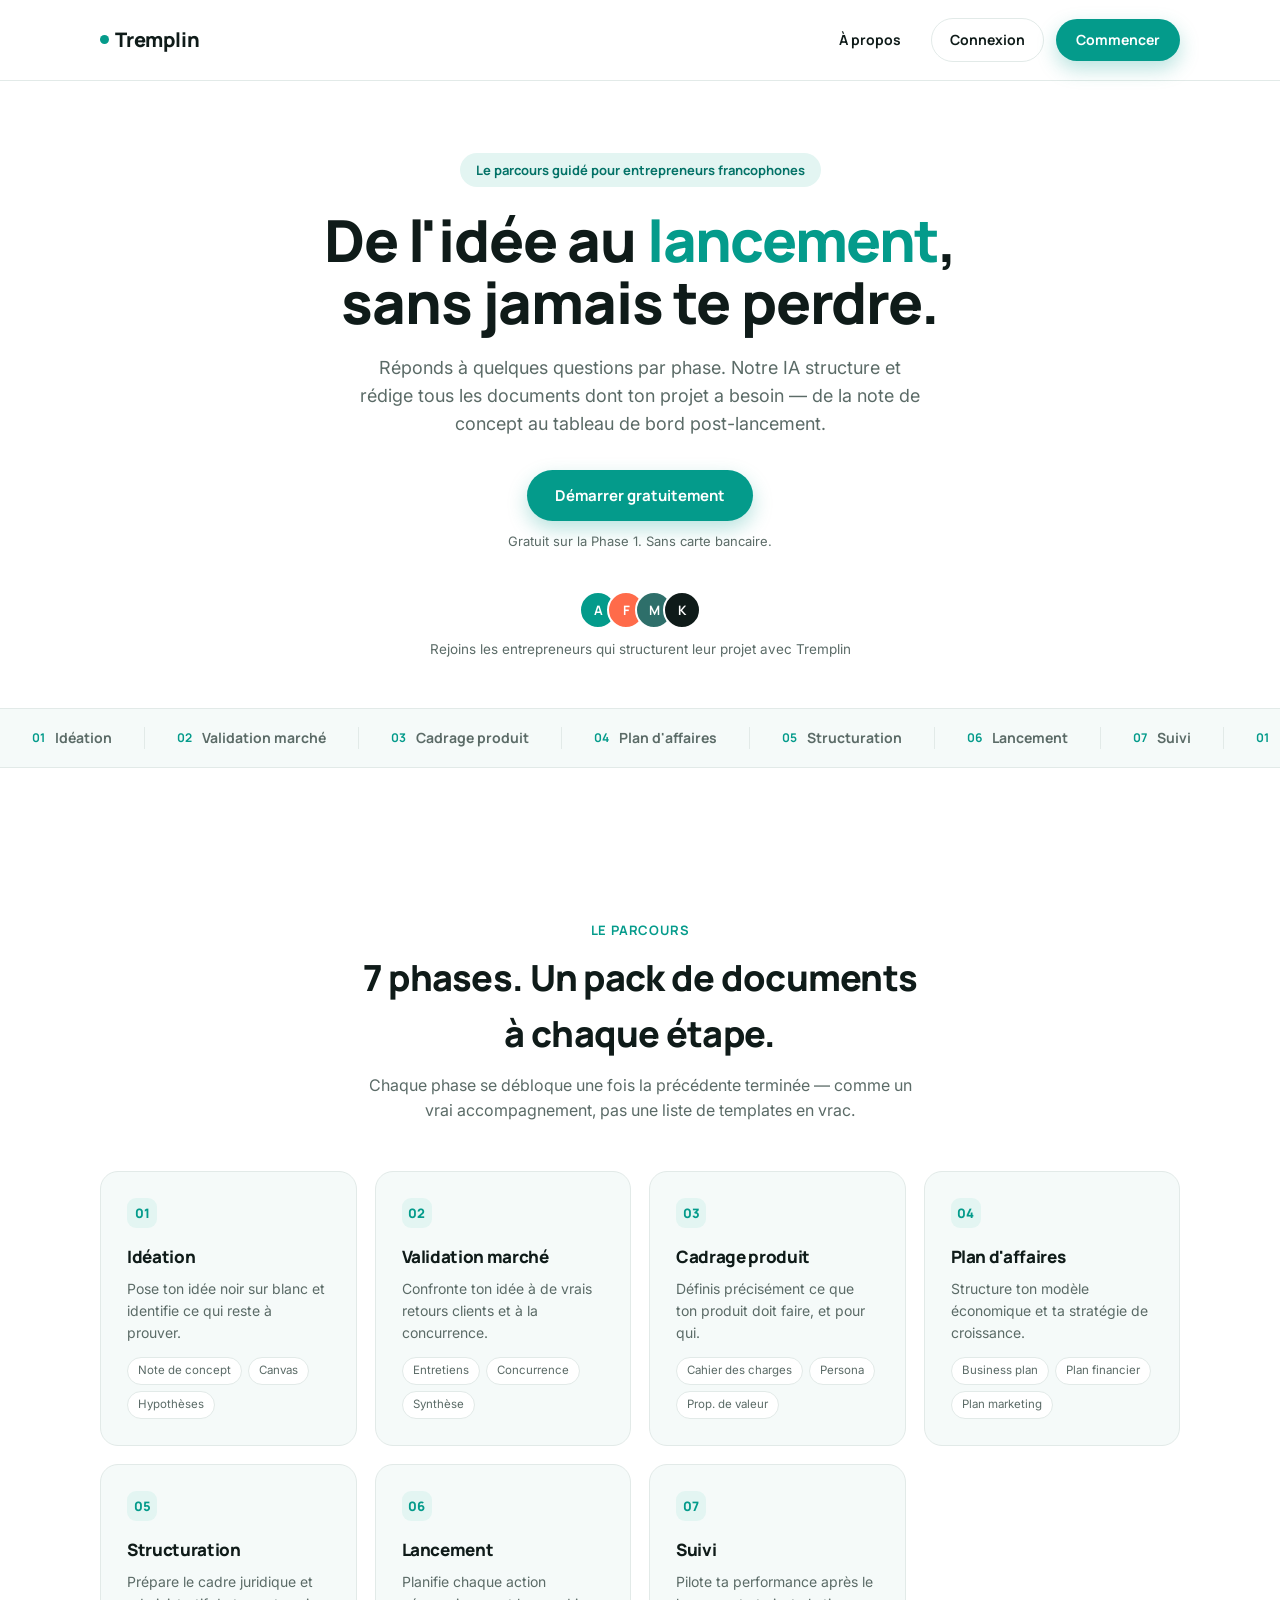
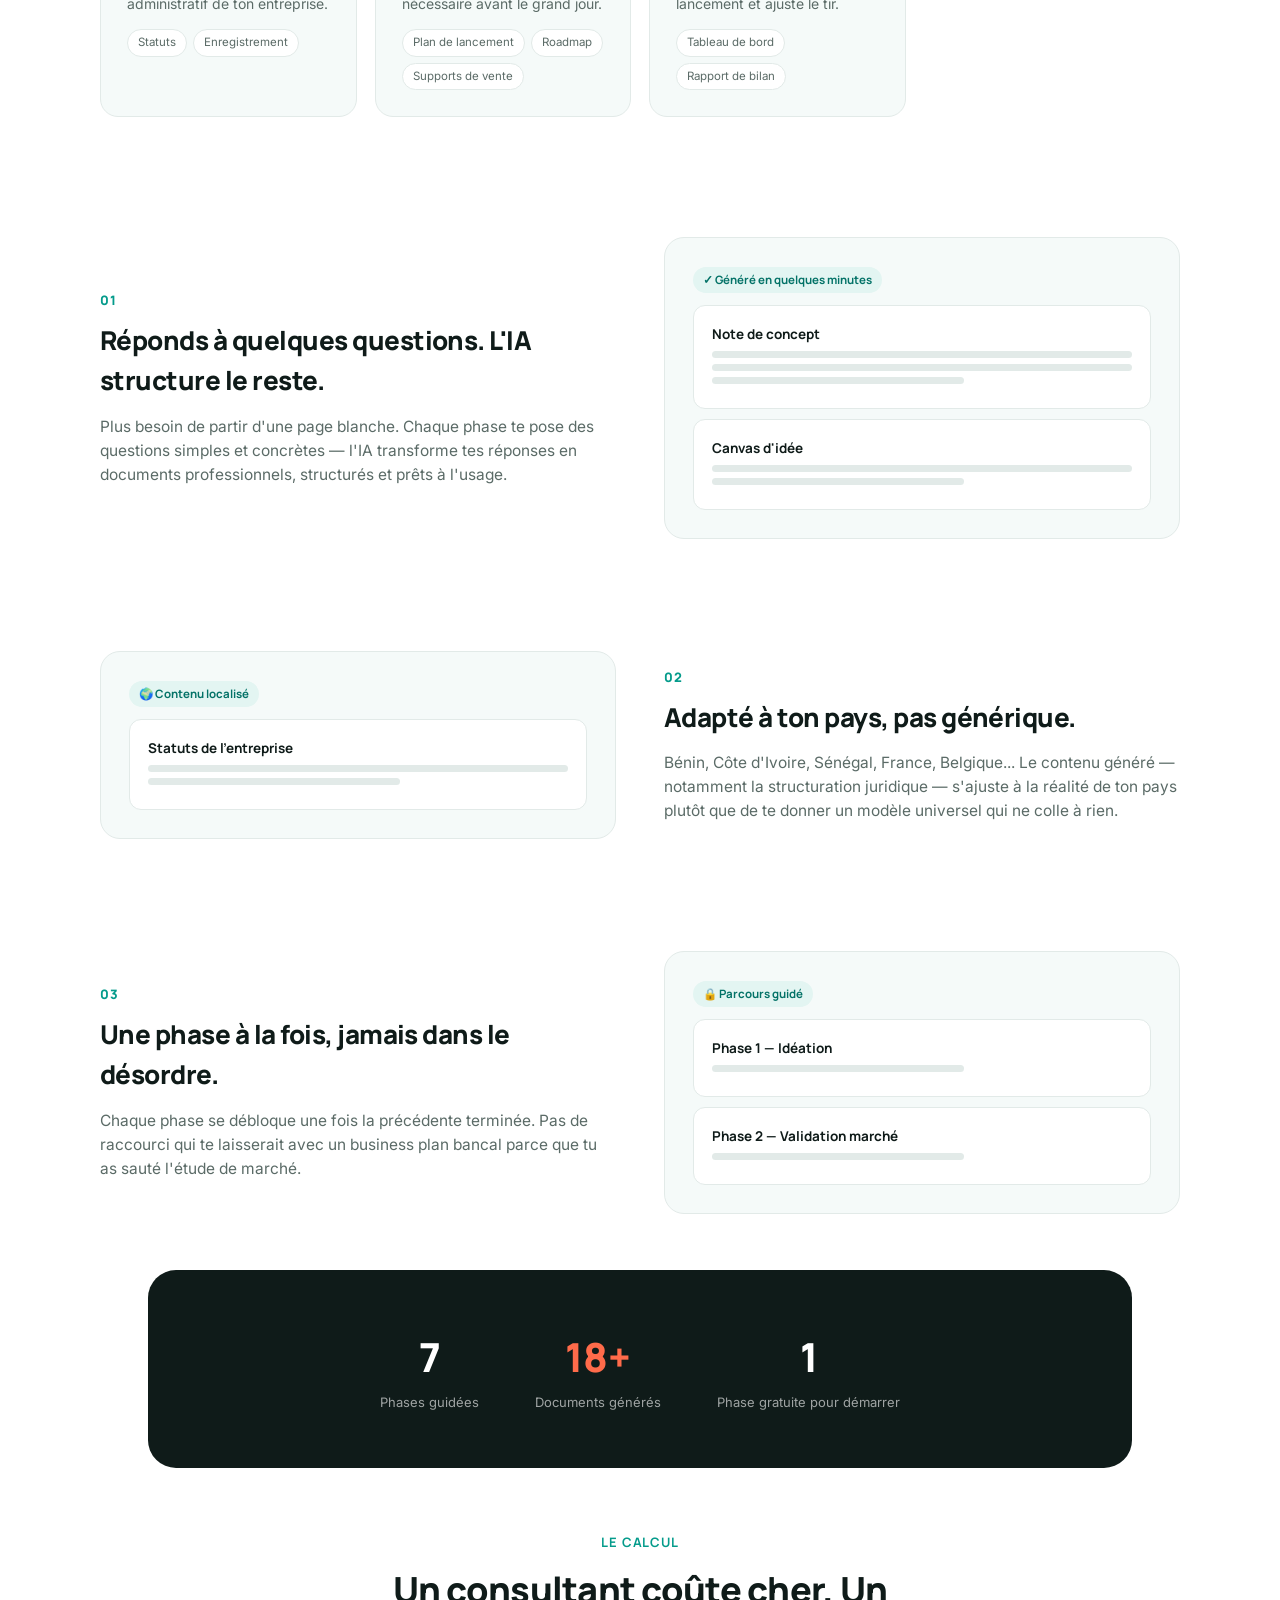
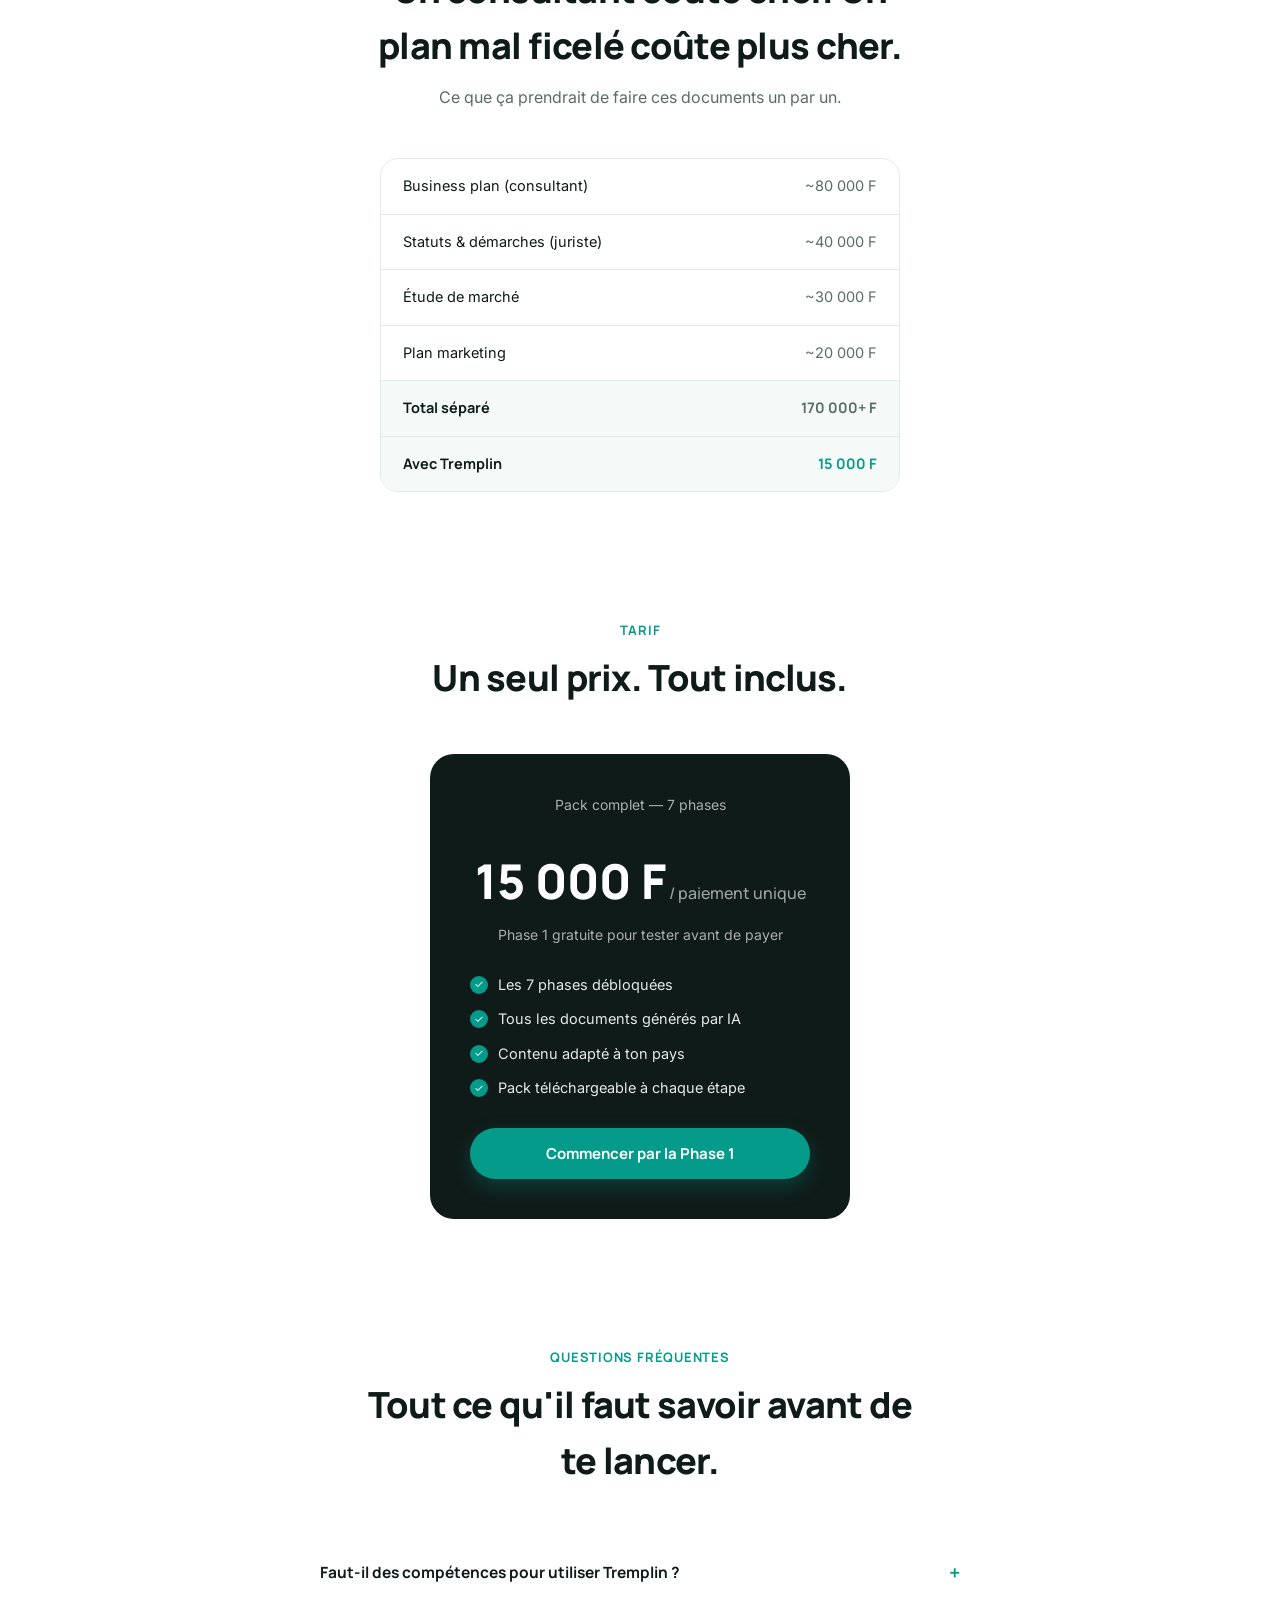
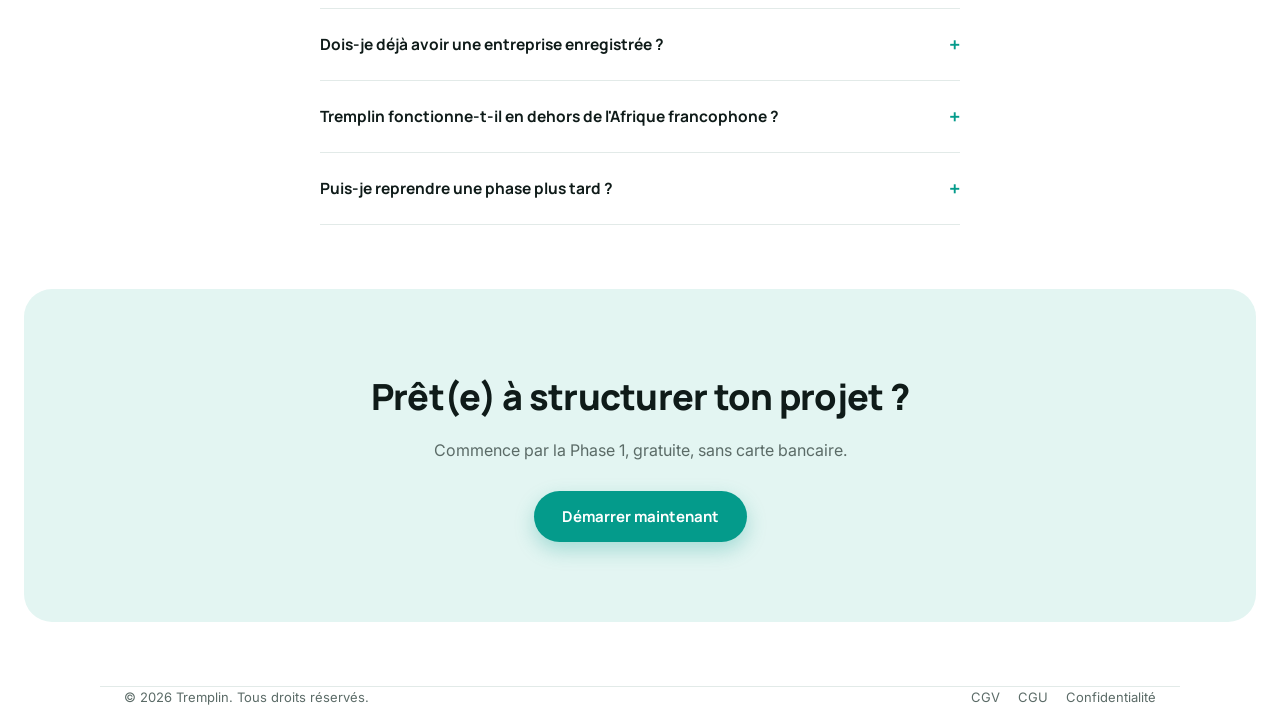
<file: home.html>
<!DOCTYPE html>
<html lang="fr">
<head>
<meta charset="UTF-8">
<meta http-equiv="refresh" content="0; url=index.html">
<title>Redirection — Tremplin</title>
</head>
<body>
<p>Cette page a été fusionnée avec <a href="index.html">index.html</a>.</p>
</body>
</html>
</file>
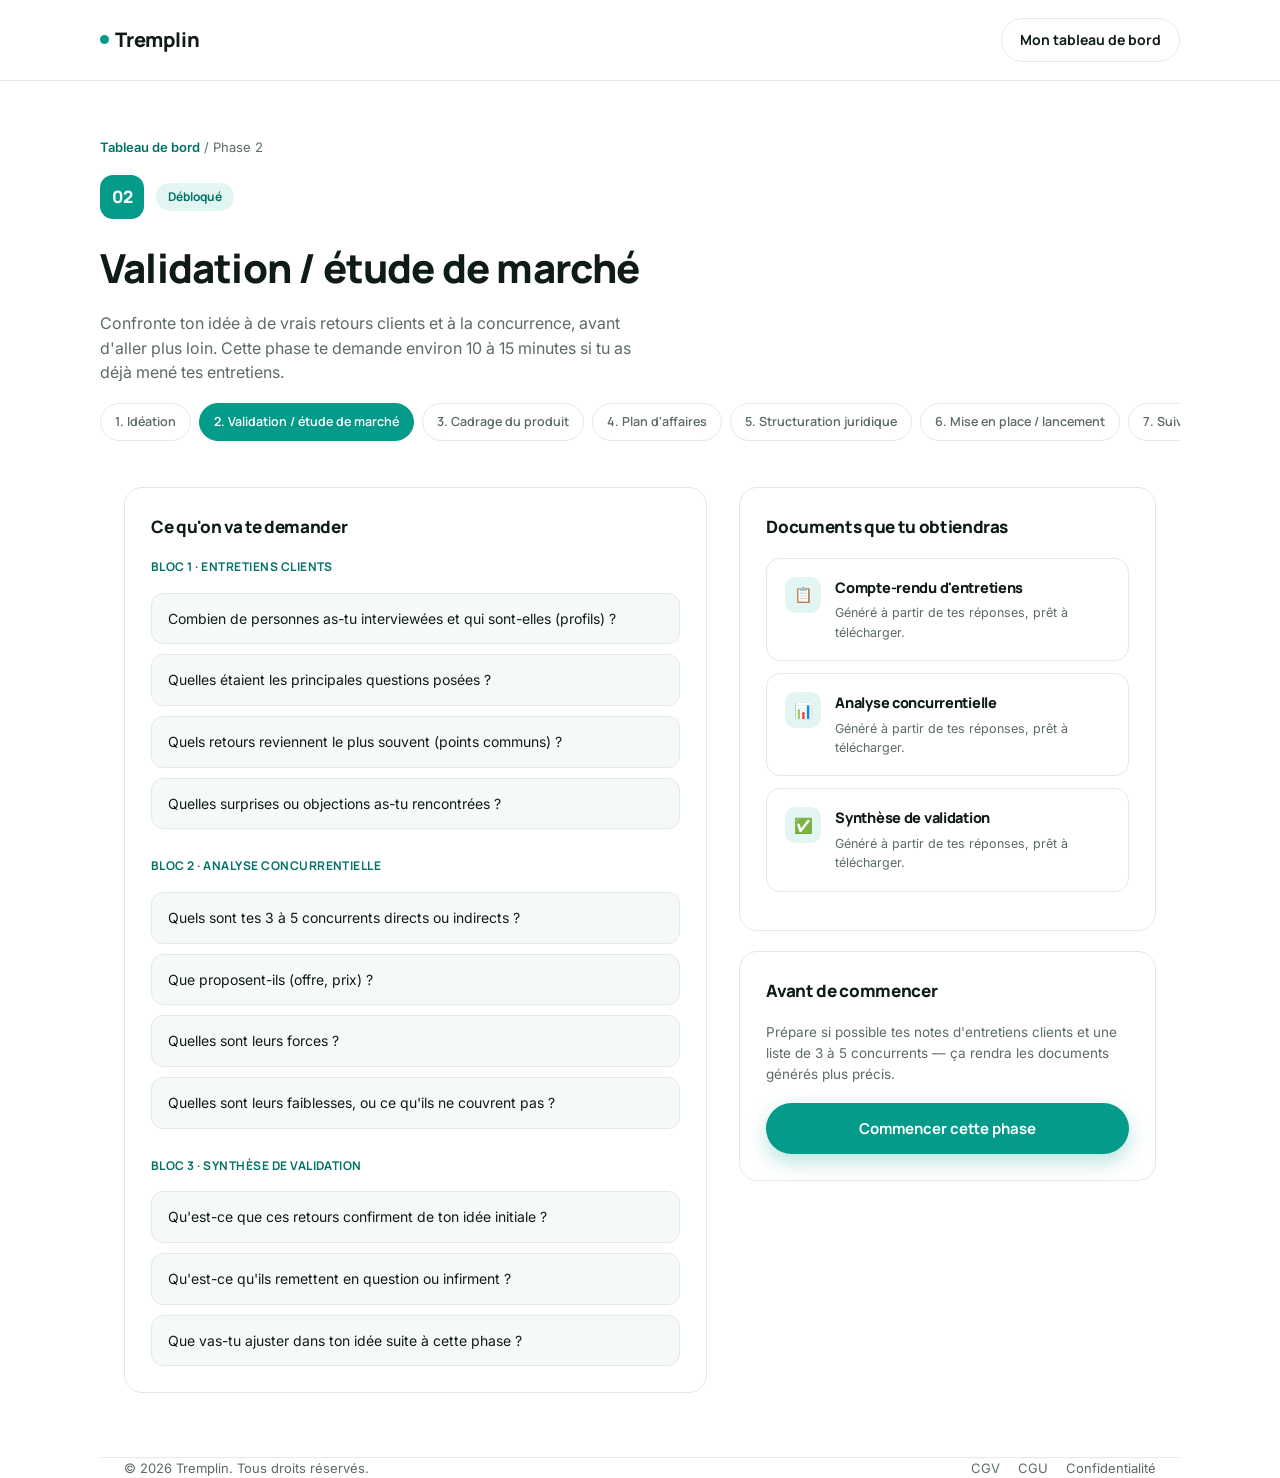
<file: phase-detail.html>
<!DOCTYPE html>
<html lang="fr">
<head>
<meta charset="UTF-8">
<meta name="viewport" content="width=device-width, initial-scale=1.0">
<title>Phase 2 — Validation / étude de marché — Tremplin</title>
<link rel="stylesheet" href="css/marketing.css">
</head>
<body>

<header>
  <div class="container nav">
    <a href="home.html" class="logo"><span class="logo-dot"></span>Tremplin</a>
    <div class="nav-links">
      <a href="dashboard.html" class="btn btn-ghost">Mon tableau de bord</a>
    </div>
  </div>
</header>

<section class="container phase-detail-hero">
  <div class="phase-detail-crumb"><a href="dashboard.html">Tableau de bord</a> / Phase 2</div>
  <div class="phase-detail-badgerow">
    <div class="phase-num-badge">02</div>
    <span class="tag free" style="background:var(--teal-soft);color:var(--teal-dark);padding:5px 12px;border-radius:100px;font-family:'Manrope',sans-serif;font-weight:700;font-size:12px;">Débloqué</span>
  </div>
  <h1>Validation / étude de marché</h1>
  <p>Confronte ton idée à de vrais retours clients et à la concurrence, avant d'aller plus loin. Cette phase te demande environ 10 à 15 minutes si tu as déjà mené tes entretiens.</p>

  <div class="phase-nav-strip" id="phaseNavStrip"></div>
</section>

<div class="container phase-detail-grid">
  <div>
    <div class="dash-card">
      <h2>Ce qu'on va te demander</h2>
      <div class="question-preview" id="questionPreview"></div>
    </div>
  </div>

  <div>
    <div class="dash-card" style="margin-bottom:20px;">
      <h2>Documents que tu obtiendras</h2>
      <div id="outputList"></div>
    </div>

    <div class="dash-card">
      <h2>Avant de commencer</h2>
      <p style="font-size:13.5px;color:var(--ink-dim);margin-bottom:18px;">Prépare si possible tes notes d'entretiens clients et une liste de 3 à 5 concurrents — ça rendra les documents générés plus précis.</p>
      <a href="app.html" class="btn btn-primary btn-block">Commencer cette phase</a>
    </div>
  </div>
</div>

<footer class="container">
  <div class="footer-row">
    <div>© 2026 Tremplin. Tous droits réservés.</div>
    <div class="footer-links">
      <a href="cgv.html">CGV</a><a href="cgu.html">CGU</a><a href="confidentialite.html">Confidentialité</a>
    </div>
  </div>
</footer>

<script src="js/phase1.js"></script>
<script src="js/phase2.js"></script>
<script src="js/phase3.js"></script>
<script src="js/phase4.js"></script>
<script src="js/phase5.js"></script>
<script src="js/phase6.js"></script>
<script src="js/phase7.js"></script>
<script src="js/data.js"></script>
<script>
const CURRENT_PHASE_INDEX = 1; // Phase 2, exemple

const OUTPUT_ICONS = ['📋','📊','✅','📐','🧑\u200d💼','💡','🖼️','📈','💰','📣','⚖️','📄','🗓️','🛣️','🛍️','📊','📝'];

// Fil des 7 phases
document.getElementById('phaseNavStrip').innerHTML = PHASES.map((p,i) => `
  <div class="phase-nav-chip ${i===CURRENT_PHASE_INDEX?'current':''}">${i+1}. ${p.title}</div>
`).join('');

// Aperçu des questions, groupées par bloc
const phase = PHASES[CURRENT_PHASE_INDEX];
document.getElementById('questionPreview').innerHTML = phase.blocks.map(b => `
  <div class="block-tag">${b.label} · ${b.title}</div>
  ${b.questions.map(q => `<div class="q-preview-item">${q.label}</div>`).join('')}
`).join('');

// Liste des documents produits
document.getElementById('outputList').innerHTML = phase.docs.map((d,i) => `
  <div class="output-card">
    <div class="output-icon">${OUTPUT_ICONS[i % OUTPUT_ICONS.length]}</div>
    <div>
      <h3>${d.label}</h3>
      <p>Généré à partir de tes réponses, prêt à télécharger.</p>
    </div>
  </div>
`).join('');
</script>

</body>
</html>
</file>
<file: css/marketing.css>
@import url('https://fonts.googleapis.com/css2?family=Manrope:wght@500;700;800&family=Inter:wght@400;500;600&display=swap');

:root{
  --teal:#049B8B;
  --teal-dark:#037267;
  --teal-soft:#E3F5F2;
  --coral:#FF6B4A;
  --ink:#0F1B19;
  --ink-dim:#5B6B67;
  --bg:#FFFFFF;
  --bg-alt:#F5FAF9;
  --border:#E2EAE8;
}
*{box-sizing:border-box;margin:0;padding:0;}
html{scroll-behavior:smooth;}
body{
  background:var(--bg);
  color:var(--ink);
  font-family:'Inter',sans-serif;
  line-height:1.55;
  -webkit-font-smoothing:antialiased;
}
.container{max-width:1080px;margin:0 auto;padding:0 24px;}
h1,h2,h3{font-family:'Manrope',sans-serif;font-weight:800;letter-spacing:-0.02em;color:var(--ink);}
a{color:inherit;text-decoration:none;}

/* ---- Buttons ---- */
.btn{
  display:inline-flex;align-items:center;justify-content:center;gap:8px;
  font-family:'Manrope',sans-serif;font-weight:700;font-size:15px;
  padding:14px 28px;border-radius:100px;border:none;cursor:pointer;
  transition:transform .15s ease, box-shadow .15s ease;
}
.btn:active{transform:scale(0.97);}
.btn-primary{background:var(--teal);color:#fff;box-shadow:0 8px 20px rgba(4,155,139,0.28);}
.btn-primary:hover{background:var(--teal-dark);}
.btn-ghost{background:transparent;color:var(--ink);border:1.5px solid var(--border);}
.btn-ghost:hover{border-color:var(--teal);color:var(--teal);}
.btn-block{width:100%;}

/* ---- Header ---- */
header{
  position:sticky;top:0;z-index:20;background:rgba(255,255,255,0.85);backdrop-filter:blur(10px);
  border-bottom:1px solid var(--border);
}
.nav{display:flex;align-items:center;justify-content:space-between;padding:18px 0;}
.logo{font-family:'Manrope',sans-serif;font-weight:800;font-size:20px;letter-spacing:-0.01em;display:flex;align-items:center;gap:6px;}
.logo-dot{width:9px;height:9px;border-radius:50%;background:var(--teal);display:inline-block;}
.nav-links{display:flex;align-items:center;gap:12px;}
.nav-links .btn-ghost{padding:10px 18px;font-size:14px;}
.nav-links .btn-primary{padding:10px 20px;font-size:14px;}

/* ---- Hero ---- */
.hero{padding:72px 0 48px;text-align:center;}
.badge{
  display:inline-flex;align-items:center;gap:6px;background:var(--teal-soft);color:var(--teal-dark);
  font-family:'Manrope',sans-serif;font-weight:700;font-size:13px;
  padding:7px 16px;border-radius:100px;margin-bottom:22px;
}
.hero h1{font-size:clamp(34px,6vw,58px);line-height:1.08;max-width:760px;margin:0 auto 20px;}
.hero h1 .accent{color:var(--teal);}
.hero p{font-size:18px;color:var(--ink-dim);max-width:560px;margin:0 auto 32px;}
.hero-cta{display:flex;flex-direction:column;align-items:center;gap:10px;margin-bottom:40px;}
.hero-note{font-size:13px;color:var(--ink-dim);}
.social-proof{display:flex;flex-direction:column;align-items:center;gap:10px;}
.avatar-row{display:flex;}
.avatar{
  width:38px;height:38px;border-radius:50%;border:2.5px solid #fff;margin-left:-10px;
  display:flex;align-items:center;justify-content:center;color:#fff;font-family:'Manrope',sans-serif;font-weight:700;font-size:13px;
}
.avatar:first-child{margin-left:0;}
.social-proof-text{font-size:13.5px;color:var(--ink-dim);}

/* ---- Marquee (signature element) ---- */
.marquee-wrap{overflow:hidden;border-top:1px solid var(--border);border-bottom:1px solid var(--border);background:var(--bg-alt);padding:18px 0;margin-bottom:88px;}
.marquee{display:flex;width:max-content;animation:scroll 28s linear infinite;}
.marquee-item{
  display:flex;align-items:center;gap:10px;padding:0 32px;
  font-family:'Manrope',sans-serif;font-weight:700;font-size:14px;color:var(--ink-dim);
  white-space:nowrap;border-right:1px solid var(--border);
}
.marquee-item .num{color:var(--teal);font-size:12px;}
@keyframes scroll{from{transform:translateX(0);}to{transform:translateX(-50%);}}

/* ---- Section shared ---- */
.section{padding:64px 0;}
.section-head{text-align:center;max-width:560px;margin:0 auto 48px;}
.eyebrow{font-family:'Manrope',sans-serif;font-weight:700;font-size:13px;color:var(--teal);letter-spacing:0.06em;text-transform:uppercase;margin-bottom:10px;}
.section-head h2{font-size:clamp(26px,4vw,36px);margin-bottom:12px;}
.section-head p{color:var(--ink-dim);font-size:16px;}

/* ---- Phase cards grid ---- */
.phase-grid{display:grid;grid-template-columns:repeat(auto-fit,minmax(240px,1fr));gap:18px;}
.phase-card{
  background:var(--bg-alt);border:1px solid var(--border);border-radius:18px;padding:26px;
  transition:transform .15s ease, box-shadow .15s ease;
}
.phase-card:hover{transform:translateY(-3px);box-shadow:0 12px 28px rgba(15,27,25,0.08);}
.phase-card .phase-num{
  font-family:'Manrope',sans-serif;font-weight:800;font-size:13px;color:var(--teal);
  background:var(--teal-soft);width:30px;height:30px;border-radius:9px;display:flex;align-items:center;justify-content:center;margin-bottom:16px;
}
.phase-card h3{font-size:17px;margin-bottom:8px;}
.phase-card p{font-size:14px;color:var(--ink-dim);}
.phase-card .doc-tags{display:flex;flex-wrap:wrap;gap:6px;margin-top:14px;}
.doc-tag{background:#fff;border:1px solid var(--border);font-size:11.5px;color:var(--ink-dim);padding:4px 10px;border-radius:100px;}

/* ---- Stats ---- */
.stats{display:flex;justify-content:center;gap:56px;flex-wrap:wrap;padding:56px 0;background:var(--ink);border-radius:28px;margin:0 24px;}
.stat{text-align:center;}
.stat .n{font-family:'Manrope',sans-serif;font-weight:800;font-size:40px;color:#fff;}
.stat .n .accent{color:var(--coral);}
.stat .l{font-size:13px;color:rgba(255,255,255,0.6);margin-top:4px;}

/* ---- Comparison table ---- */
.compare{max-width:520px;margin:0 auto;border:1px solid var(--border);border-radius:18px;overflow:hidden;}
.compare-row{display:flex;justify-content:space-between;align-items:center;padding:16px 22px;border-bottom:1px solid var(--border);font-size:14.5px;}
.compare-row:last-child{border-bottom:none;}
.compare-row.total{background:var(--bg-alt);font-family:'Manrope',sans-serif;font-weight:700;}
.compare-row .cost{color:var(--ink-dim);}
.compare-row.highlight .cost{color:var(--teal);font-weight:700;}

/* ---- Pricing ---- */
.pricing-card{
  max-width:420px;margin:0 auto;background:var(--ink);border-radius:24px;padding:40px;color:#fff;text-align:center;
}
.pricing-card .price{font-family:'Manrope',sans-serif;font-weight:800;font-size:48px;margin:14px 0 6px;}
.pricing-card .price span{font-size:16px;color:rgba(255,255,255,0.6);font-weight:500;}
.pricing-card .desc{color:rgba(255,255,255,0.65);font-size:14px;margin-bottom:28px;}
.pricing-features{list-style:none;text-align:left;margin:28px 0;display:flex;flex-direction:column;gap:12px;}
.pricing-features li{display:flex;align-items:center;gap:10px;font-size:14.5px;color:rgba(255,255,255,0.9);}
.check{width:18px;height:18px;border-radius:50%;background:var(--teal);flex:0 0 auto;display:flex;align-items:center;justify-content:center;font-size:11px;}

/* ---- FAQ ---- */
.faq{max-width:640px;margin:0 auto;}
.faq-item{border-bottom:1px solid var(--border);padding:20px 0;}
.faq-q{display:flex;justify-content:space-between;align-items:center;cursor:pointer;font-family:'Manrope',sans-serif;font-weight:700;font-size:15.5px;}
.faq-q .plus{color:var(--teal);font-size:20px;transition:transform .2s ease;}
.faq-item.open .plus{transform:rotate(45deg);}
.faq-a{max-height:0;overflow:hidden;transition:max-height .25s ease;font-size:14.5px;color:var(--ink-dim);}
.faq-item.open .faq-a{max-height:200px;margin-top:12px;}

/* ---- Final CTA ---- */
.final-cta{text-align:center;padding:80px 24px;background:var(--teal-soft);border-radius:28px;margin:0 24px 64px;}
.final-cta h2{font-size:clamp(26px,4vw,36px);margin-bottom:14px;}
.final-cta p{color:var(--ink-dim);margin-bottom:28px;}

/* ---- Footer ---- */
footer{border-top:1px solid var(--border);padding:32px 0;}
.footer-row{display:flex;justify-content:space-between;align-items:center;flex-wrap:wrap;gap:12px;font-size:13px;color:var(--ink-dim);}
.footer-links{display:flex;gap:18px;flex-wrap:wrap;}

@media(max-width:640px){
  .stats{gap:32px;padding:40px 20px;}
  .stat .n{font-size:32px;}
}

/* ---- Auth pages ---- */
.auth-wrap{min-height:calc(100vh - 73px);display:flex;align-items:center;justify-content:center;padding:48px 24px;background:var(--bg-alt);}
.auth-card{width:100%;max-width:400px;background:#fff;border:1px solid var(--border);border-radius:22px;padding:40px 36px;}
.auth-card .logo{justify-content:center;margin-bottom:6px;}
.auth-head{text-align:center;margin-bottom:28px;}
.auth-head h1{font-size:24px;margin-bottom:6px;}
.auth-head p{font-size:14px;color:var(--ink-dim);}
.field{margin-bottom:16px;}
.field label{display:block;font-family:'Manrope',sans-serif;font-weight:700;font-size:13px;margin-bottom:6px;}
.field input{
  width:100%;padding:12px 14px;border:1.5px solid var(--border);border-radius:10px;
  font-family:'Inter',sans-serif;font-size:14.5px;color:var(--ink);
}
.field input:focus{outline:none;border-color:var(--teal);box-shadow:0 0 0 3px var(--teal-soft);}
.auth-divider{display:flex;align-items:center;gap:12px;margin:22px 0;font-size:12.5px;color:var(--ink-dim);}
.auth-divider::before,.auth-divider::after{content:'';flex:1;height:1px;background:var(--border);}
.auth-switch{text-align:center;font-size:14px;color:var(--ink-dim);margin-top:20px;}
.auth-switch a{color:var(--teal);font-weight:600;}
.auth-note{text-align:center;font-size:12px;color:var(--ink-dim);margin-top:18px;}

/* ---- Dashboard ---- */
.dash-wrap{background:var(--bg-alt);min-height:calc(100vh - 73px);}
.dash-header{padding:40px 0 28px;}
.dash-greeting{font-size:14px;color:var(--ink-dim);margin-bottom:4px;}
.dash-header h1{font-size:clamp(24px,3.5vw,32px);}
.user-chip{display:flex;align-items:center;gap:10px;}
.user-chip .avatar{margin-left:0;}
.user-chip .plan-tag{font-size:11.5px;font-weight:700;font-family:'Manrope',sans-serif;color:var(--teal-dark);background:var(--teal-soft);padding:3px 10px;border-radius:100px;}

.dash-grid{display:grid;grid-template-columns:2fr 1fr;gap:24px;padding-bottom:64px;}
@media(max-width:860px){.dash-grid{grid-template-columns:1fr;}}

.dash-card{background:#fff;border:1px solid var(--border);border-radius:18px;padding:26px;}
.dash-card h2{font-size:17px;margin-bottom:18px;}

.progress-overview{display:flex;align-items:center;gap:24px;margin-bottom:24px;}
.progress-ring-label .n{font-family:'Manrope',sans-serif;font-weight:800;font-size:34px;}
.progress-ring-label .l{font-size:12.5px;color:var(--ink-dim);}
.progress-bar-track{flex:1;height:8px;background:var(--border);border-radius:100px;overflow:hidden;}
.progress-bar-fill{height:100%;background:var(--teal);border-radius:100px;}

.phase-row{display:flex;align-items:center;gap:14px;padding:14px 0;border-bottom:1px solid var(--border);}
.phase-row:last-child{border-bottom:none;}
.phase-row-marker{
  width:34px;height:34px;border-radius:50%;display:flex;align-items:center;justify-content:center;
  font-family:'Manrope',sans-serif;font-weight:700;font-size:13px;flex:0 0 auto;
}
.phase-row-marker.done{background:var(--teal);color:#fff;}
.phase-row-marker.active{background:var(--teal-soft);color:var(--teal-dark);border:1.5px solid var(--teal);}
.phase-row-marker.locked{background:var(--bg-alt);color:var(--ink-dim);border:1.5px solid var(--border);}
.phase-row-body{flex:1;}
.phase-row-title{font-family:'Manrope',sans-serif;font-weight:700;font-size:14.5px;}
.phase-row-status{font-size:12.5px;color:var(--ink-dim);}
.phase-row .btn{padding:8px 16px;font-size:13px;}

.doc-item{display:flex;align-items:center;justify-content:space-between;padding:12px 0;border-bottom:1px solid var(--border);}
.doc-item:last-child{border-bottom:none;}
.doc-item-name{font-size:14px;font-weight:600;font-family:'Manrope',sans-serif;}
.doc-item-meta{font-size:12px;color:var(--ink-dim);}
.doc-item a{font-size:12.5px;color:var(--teal);font-weight:700;}

.sidebar-stat{display:flex;justify-content:space-between;padding:10px 0;border-bottom:1px solid var(--border);font-size:14px;}
.sidebar-stat:last-child{border-bottom:none;}
.sidebar-stat .label{color:var(--ink-dim);}
.sidebar-stat .value{font-weight:700;font-family:'Manrope',sans-serif;}

/* ---- Checkout ---- */
.checkout-wrap{background:var(--bg-alt);min-height:calc(100vh - 73px);padding:48px 0 64px;}
.checkout-grid{display:grid;grid-template-columns:1fr 1fr;gap:32px;align-items:start;}
@media(max-width:820px){.checkout-grid{grid-template-columns:1fr;}}

.checkout-summary{background:var(--ink);color:#fff;border-radius:22px;padding:36px;}
.checkout-summary .eyebrow{color:rgba(255,255,255,0.5);}
.checkout-summary h2{color:#fff;font-size:22px;margin-bottom:22px;}
.summary-line{display:flex;justify-content:space-between;padding:12px 0;border-bottom:1px solid rgba(255,255,255,0.12);font-size:14.5px;}
.summary-line .l{color:rgba(255,255,255,0.65);}
.summary-line.total{border-bottom:none;padding-top:18px;font-family:'Manrope',sans-serif;font-weight:800;font-size:18px;}
.summary-included{list-style:none;margin-top:22px;display:flex;flex-direction:column;gap:10px;}
.summary-included li{display:flex;gap:10px;font-size:13.5px;color:rgba(255,255,255,0.85);}

.checkout-form{background:#fff;border:1px solid var(--border);border-radius:22px;padding:36px;}
.checkout-form h2{font-size:18px;margin-bottom:20px;}
.pay-methods{display:grid;grid-template-columns:repeat(3,1fr);gap:10px;margin-bottom:22px;}
.pay-method{
  border:1.5px solid var(--border);border-radius:12px;padding:14px 10px;text-align:center;cursor:pointer;
  font-family:'Manrope',sans-serif;font-weight:700;font-size:13px;color:var(--ink-dim);
}
.pay-method.selected{border-color:var(--teal);background:var(--teal-soft);color:var(--teal-dark);}
.secure-note{display:flex;align-items:center;gap:8px;font-size:12.5px;color:var(--ink-dim);margin-top:16px;justify-content:center;}

/* ---- Legal pages ---- */
.legal-wrap{padding:56px 0 80px;}
.legal-wrap .container{max-width:760px;}
.legal-updated{font-size:13px;color:var(--ink-dim);margin-bottom:36px;}
.legal-disclaimer{background:var(--teal-soft);border-radius:14px;padding:16px 20px;font-size:13px;color:var(--teal-dark);margin-bottom:36px;}
.legal-section{margin-bottom:32px;}
.legal-section h2{font-size:19px;margin-bottom:12px;}
.legal-section p, .legal-section li{font-size:14.5px;color:#3A4644;line-height:1.75;}
.legal-section ul{padding-left:20px;margin-top:8px;}
.legal-toc{display:flex;flex-direction:column;gap:6px;margin-bottom:40px;padding:20px 24px;border:1px solid var(--border);border-radius:14px;}
.legal-toc a{font-size:14px;color:var(--teal-dark);font-weight:600;}

/* ---- About page ---- */
.about-hero{text-align:center;padding:64px 0 56px;}
.about-hero p{max-width:600px;margin:0 auto;}
.about-block{display:grid;grid-template-columns:1fr 1fr;gap:48px;align-items:center;padding:48px 0;}
@media(max-width:760px){.about-block{grid-template-columns:1fr;gap:24px;}}
.about-block.reverse .about-text{order:2;}
.about-block.reverse .about-visual{order:1;}
.about-text .eyebrow{margin-bottom:12px;}
.about-text h2{font-size:26px;margin-bottom:14px;}
.about-text p{color:var(--ink-dim);font-size:15.5px;}
.about-visual{background:var(--bg-alt);border:1px solid var(--border);border-radius:20px;padding:32px;}
.value-grid{display:grid;grid-template-columns:repeat(auto-fit,minmax(220px,1fr));gap:18px;margin-top:16px;}
.value-card{background:#fff;border:1px solid var(--border);border-radius:16px;padding:24px;}
.value-card .icon{width:40px;height:40px;border-radius:11px;background:var(--teal-soft);color:var(--teal-dark);display:flex;align-items:center;justify-content:center;font-size:18px;margin-bottom:14px;}
.value-card h3{font-size:15.5px;margin-bottom:6px;}
.value-card p{font-size:13.5px;color:var(--ink-dim);}

/* ---- Phase detail page ---- */
.phase-detail-hero{padding:56px 0 40px;}
.phase-detail-crumb{font-size:13px;color:var(--ink-dim);margin-bottom:18px;}
.phase-detail-crumb a{color:var(--teal-dark);font-weight:600;}
.phase-detail-badgerow{display:flex;align-items:center;gap:12px;margin-bottom:18px;}
.phase-num-badge{
  width:44px;height:44px;border-radius:13px;background:var(--teal);color:#fff;
  display:flex;align-items:center;justify-content:center;font-family:'Manrope',sans-serif;font-weight:800;font-size:17px;
}
.phase-detail-hero h1{font-size:clamp(28px,4.5vw,40px);max-width:640px;}
.phase-detail-hero p{color:var(--ink-dim);font-size:16px;max-width:560px;margin-top:12px;}

.phase-detail-grid{display:grid;grid-template-columns:1.4fr 1fr;gap:32px;align-items:start;padding-bottom:64px;}
@media(max-width:820px){.phase-detail-grid{grid-template-columns:1fr;}}

.question-preview{display:flex;flex-direction:column;gap:10px;}
.question-preview .block-tag{font-family:'Manrope',sans-serif;font-weight:700;font-size:12px;color:var(--teal-dark);text-transform:uppercase;letter-spacing:0.04em;margin:18px 0 6px;}
.question-preview .block-tag:first-child{margin-top:0;}
.q-preview-item{background:var(--bg-alt);border:1px solid var(--border);border-radius:12px;padding:14px 16px;font-size:14px;color:var(--ink);}

.output-card{background:#fff;border:1px solid var(--border);border-radius:14px;padding:18px;display:flex;gap:14px;align-items:flex-start;margin-bottom:12px;}
.output-icon{width:36px;height:36px;border-radius:10px;background:var(--teal-soft);color:var(--teal-dark);display:flex;align-items:center;justify-content:center;flex:0 0 auto;font-size:15px;}
.output-card h3{font-size:14.5px;margin-bottom:4px;}
.output-card p{font-size:12.5px;color:var(--ink-dim);}

.phase-nav-strip{display:flex;gap:8px;overflow-x:auto;padding-bottom:6px;margin-top:18px;}
.phase-nav-chip{
  flex:0 0 auto;padding:8px 14px;border-radius:100px;font-size:12.5px;font-weight:600;font-family:'Manrope',sans-serif;
  border:1.5px solid var(--border);color:var(--ink-dim);white-space:nowrap;
}
.phase-nav-chip.current{background:var(--teal);color:#fff;border-color:var(--teal);}

/* ---- Numbered feature blocks (style Izy) ---- */
.feature-block{display:grid;grid-template-columns:1fr 1fr;gap:48px;align-items:center;padding:56px 0;}
@media(max-width:760px){.feature-block{grid-template-columns:1fr;gap:24px;}}
.feature-block.reverse .feature-text{order:2;}
.feature-block.reverse .feature-visual{order:1;}
.feature-num{font-family:'Manrope',sans-serif;font-weight:800;font-size:13px;color:var(--teal);letter-spacing:0.06em;margin-bottom:10px;}
.feature-text h2{font-size:26px;margin-bottom:14px;}
.feature-text p{color:var(--ink-dim);font-size:15.5px;}
.feature-visual{background:var(--bg-alt);border:1px solid var(--border);border-radius:20px;padding:28px;}
.mock-doc{background:#fff;border:1px solid var(--border);border-radius:12px;padding:18px;margin-bottom:10px;}
.mock-doc:last-child{margin-bottom:0;}
.mock-doc-title{font-family:'Manrope',sans-serif;font-weight:700;font-size:13.5px;margin-bottom:6px;}
.mock-doc-line{height:7px;background:var(--border);border-radius:4px;margin-bottom:6px;}
.mock-doc-line.short{width:60%;}
.mock-badge{display:inline-flex;align-items:center;gap:6px;background:var(--teal-soft);color:var(--teal-dark);font-family:'Manrope',sans-serif;font-weight:700;font-size:11.5px;padding:4px 10px;border-radius:100px;margin-bottom:12px;}

/* ---- Testimonials ---- */
.testi-grid{display:grid;grid-template-columns:repeat(auto-fit,minmax(230px,1fr));gap:16px;}
.testi-card{background:#fff;border:1px solid var(--border);border-radius:16px;padding:22px;}
.testi-card .quote{font-size:14px;color:var(--ink);margin-bottom:16px;line-height:1.6;}
.testi-who{display:flex;align-items:center;gap:10px;}
.testi-who .avatar{margin-left:0;}
.testi-name{font-family:'Manrope',sans-serif;font-weight:700;font-size:13.5px;}
.testi-role{font-size:12px;color:var(--ink-dim);}

/* ---- Accessibilité : focus clavier visible ---- */
a:focus-visible, button:focus-visible, .btn:focus-visible,
.faq-item:focus-visible, .doc-tab:focus-visible, .node:focus-visible,
.pay-method:focus-visible, [tabindex]:focus-visible{
  outline:2px solid var(--teal);
  outline-offset:2px;
}

/* ---- Validation de formulaire ---- */
.field.has-error input{border-color:#E0503A;}
.field-error{display:none;color:#E0503A;font-size:12.5px;margin-top:6px;}
.field.has-error .field-error{display:block;}

/* ---- Espace admin ---- */
.admin-stats{display:grid;grid-template-columns:repeat(auto-fit,minmax(160px,1fr));gap:16px;margin-bottom:32px;}
.admin-stat-card{background:#fff;border:1px solid var(--border);border-radius:14px;padding:20px;}
.admin-stat-card .n{font-family:'Manrope',sans-serif;font-weight:800;font-size:28px;}
.admin-stat-card .l{font-size:12.5px;color:var(--ink-dim);margin-top:4px;}
.admin-table-wrap{background:#fff;border:1px solid var(--border);border-radius:16px;overflow:hidden;overflow-x:auto;}
.admin-table{width:100%;border-collapse:collapse;font-size:13.5px;min-width:720px;}
.admin-table th{text-align:left;font-family:'Manrope',sans-serif;font-weight:700;font-size:11.5px;text-transform:uppercase;letter-spacing:0.04em;color:var(--ink-dim);padding:12px 16px;background:var(--bg-alt);border-bottom:1px solid var(--border);}
.admin-table td{padding:12px 16px;border-bottom:1px solid var(--border);}
.admin-table tr:last-child td{border-bottom:none;}
.admin-badge{display:inline-block;font-size:11px;font-weight:700;padding:3px 9px;border-radius:100px;font-family:'Manrope',sans-serif;}
.admin-badge.paid{background:var(--teal-soft);color:var(--teal-dark);}
.admin-badge.free{background:var(--bg-alt);color:var(--ink-dim);}
.admin-denied{text-align:center;padding:80px 24px;}
</file>
